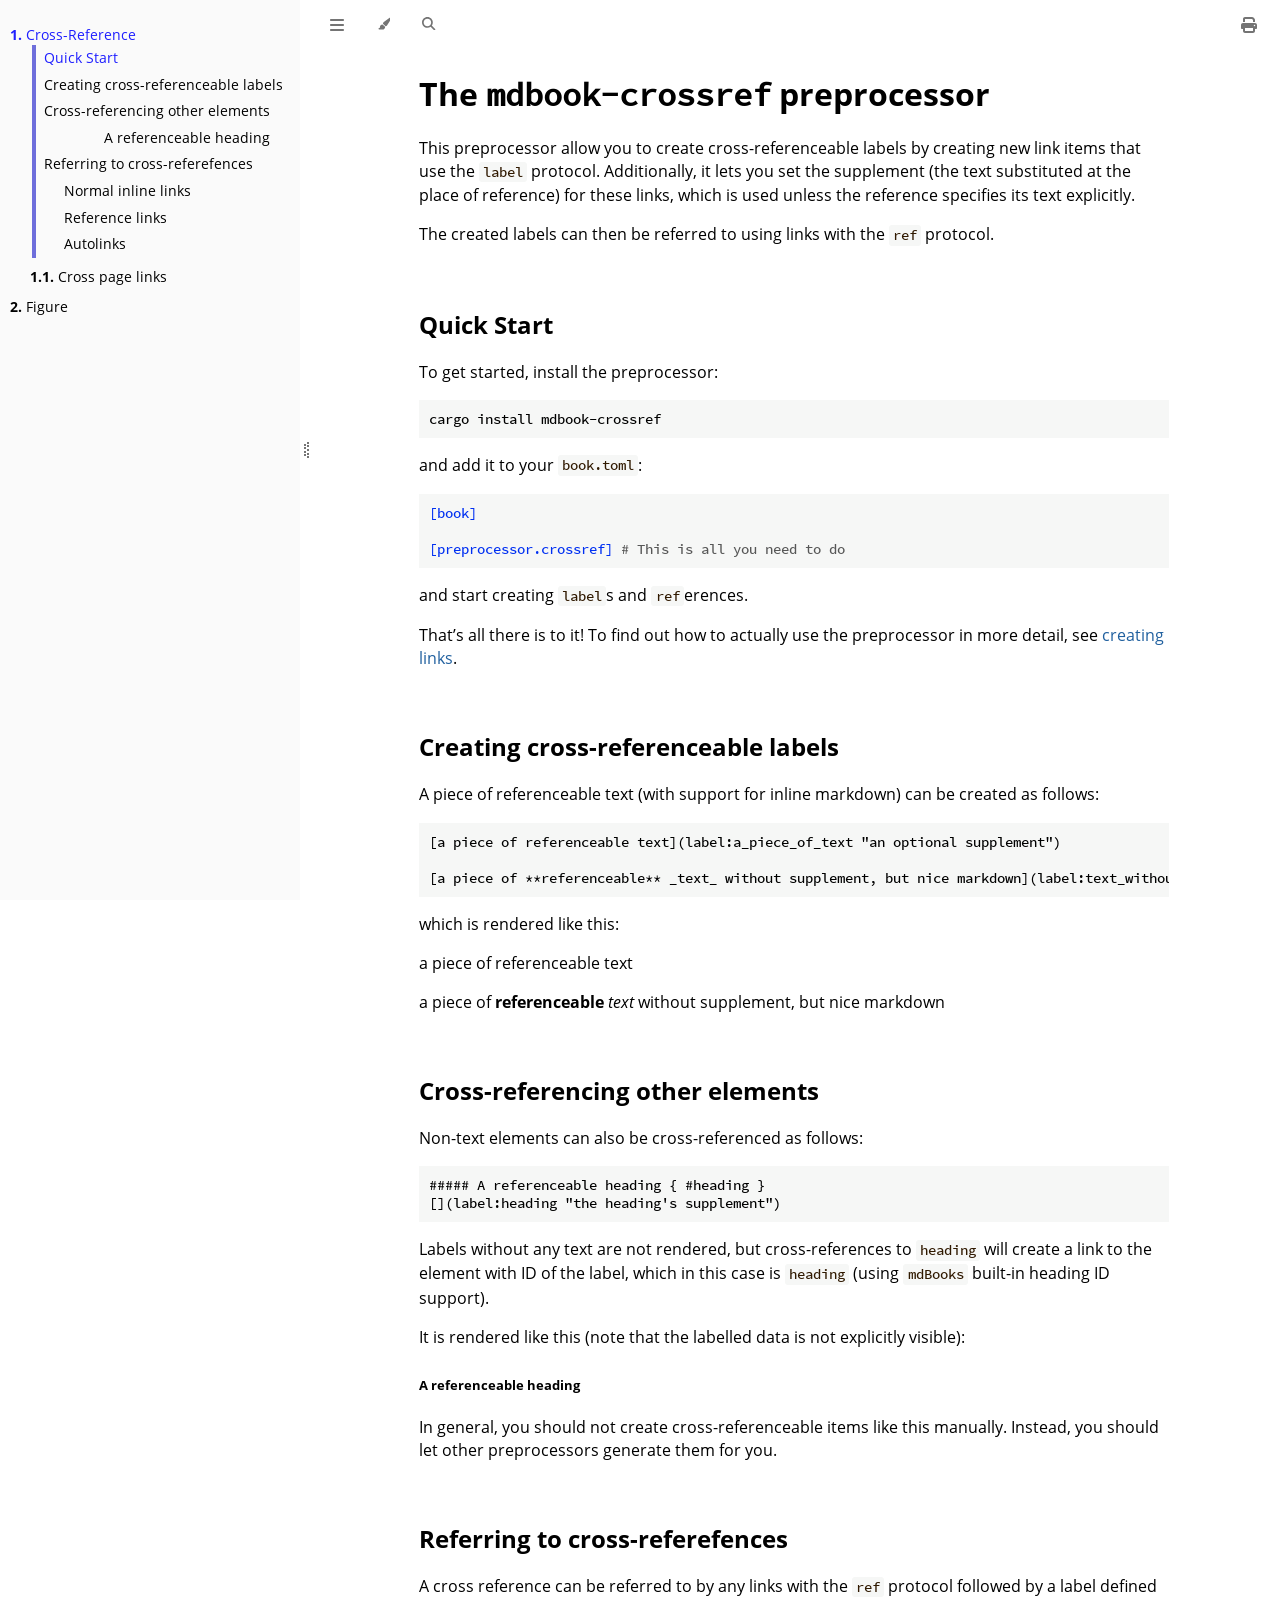
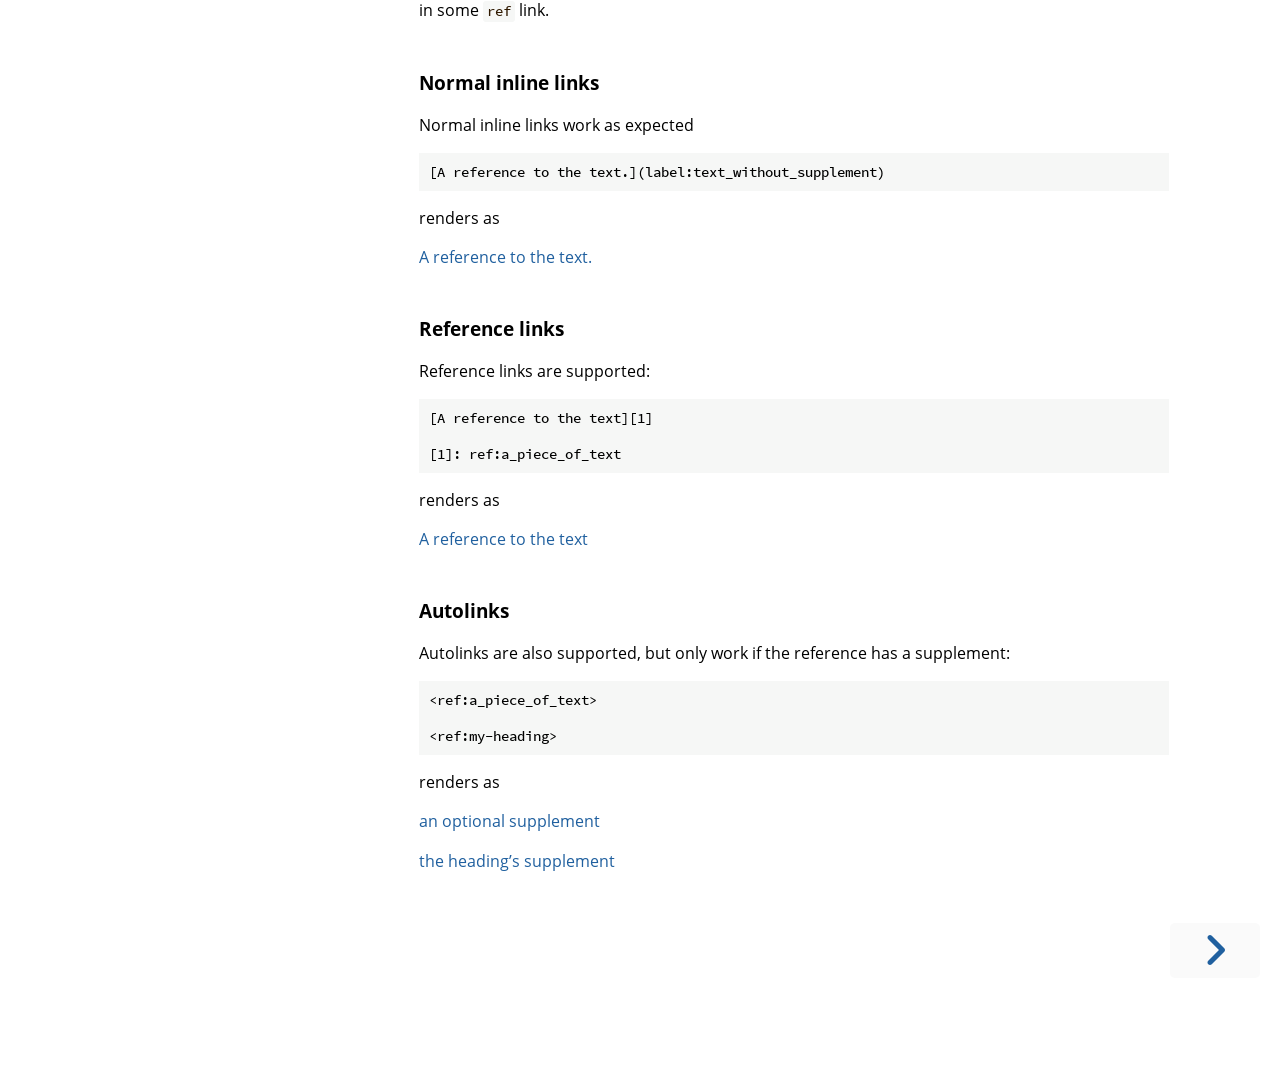
<file: index.html>
<!DOCTYPE HTML>
<html lang="en" class="light sidebar-visible" dir="ltr">
    <head>
        <!-- Book generated using mdBook -->
        <meta charset="UTF-8">
        <title>Cross-Reference</title>


        <!-- Custom HTML head -->

        <meta name="description" content="">
        <meta name="viewport" content="width=device-width, initial-scale=1">
        <meta name="theme-color" content="#ffffff">

        <link rel="icon" href="favicon-de23e50b.svg">
        <link rel="shortcut icon" href="favicon-8114d1fc.png">
        <link rel="stylesheet" href="css/variables-8adf115d.css">
        <link rel="stylesheet" href="css/general-2459343d.css">
        <link rel="stylesheet" href="css/chrome-ae938929.css">
        <link rel="stylesheet" href="css/print-9e4910d8.css" media="print">

        <!-- Fonts -->
        <link rel="stylesheet" href="fonts/fonts-9644e21d.css">

        <!-- Highlight.js Stylesheets -->
        <link rel="stylesheet" id="mdbook-highlight-css" href="highlight-493f70e1.css">
        <link rel="stylesheet" id="mdbook-tomorrow-night-css" href="tomorrow-night-4c0ae647.css">
        <link rel="stylesheet" id="mdbook-ayu-highlight-css" href="ayu-highlight-3fdfc3ac.css">

        <!-- Custom theme stylesheets -->
        <link rel="stylesheet" href="style-bbf56e09.css">


        <!-- Provide site root and default themes to javascript -->
        <script>
            const path_to_root = "";
            const default_light_theme = "light";
            const default_dark_theme = "navy";
            window.path_to_searchindex_js = "searchindex-c07f3b2a.js";
        </script>
        <!-- Start loading toc.js asap -->
        <script src="toc-6ff7cbd0.js"></script>
    </head>
    <body>
    <div id="mdbook-help-container">
        <div id="mdbook-help-popup">
            <h2 class="mdbook-help-title">Keyboard shortcuts</h2>
            <div>
                <p>Press <kbd>←</kbd> or <kbd>→</kbd> to navigate between chapters</p>
                <p>Press <kbd>S</kbd> or <kbd>/</kbd> to search in the book</p>
                <p>Press <kbd>?</kbd> to show this help</p>
                <p>Press <kbd>Esc</kbd> to hide this help</p>
            </div>
        </div>
    </div>
    <div id="mdbook-body-container">
        <!-- Work around some values being stored in localStorage wrapped in quotes -->
        <script>
            try {
                let theme = localStorage.getItem('mdbook-theme');
                let sidebar = localStorage.getItem('mdbook-sidebar');

                if (theme.startsWith('"') && theme.endsWith('"')) {
                    localStorage.setItem('mdbook-theme', theme.slice(1, theme.length - 1));
                }

                if (sidebar.startsWith('"') && sidebar.endsWith('"')) {
                    localStorage.setItem('mdbook-sidebar', sidebar.slice(1, sidebar.length - 1));
                }
            } catch (e) { }
        </script>

        <!-- Set the theme before any content is loaded, prevents flash -->
        <script>
            const default_theme = window.matchMedia("(prefers-color-scheme: dark)").matches ? default_dark_theme : default_light_theme;
            let theme;
            try { theme = localStorage.getItem('mdbook-theme'); } catch(e) { }
            if (theme === null || theme === undefined) { theme = default_theme; }
            const html = document.documentElement;
            html.classList.remove('light')
            html.classList.add(theme);
            html.classList.add("js");
        </script>

        <input type="checkbox" id="mdbook-sidebar-toggle-anchor" class="hidden">

        <!-- Hide / unhide sidebar before it is displayed -->
        <script>
            let sidebar = null;
            const sidebar_toggle = document.getElementById("mdbook-sidebar-toggle-anchor");
            if (document.body.clientWidth >= 1080) {
                try { sidebar = localStorage.getItem('mdbook-sidebar'); } catch(e) { }
                sidebar = sidebar || 'visible';
            } else {
                sidebar = 'hidden';
                sidebar_toggle.checked = false;
            }
            if (sidebar === 'visible') {
                sidebar_toggle.checked = true;
            } else {
                html.classList.remove('sidebar-visible');
            }
        </script>

        <nav id="mdbook-sidebar" class="sidebar" aria-label="Table of contents">
            <!-- populated by js -->
            <mdbook-sidebar-scrollbox class="sidebar-scrollbox"></mdbook-sidebar-scrollbox>
            <noscript>
                <iframe class="sidebar-iframe-outer" src="toc.html"></iframe>
            </noscript>
            <div id="mdbook-sidebar-resize-handle" class="sidebar-resize-handle">
                <div class="sidebar-resize-indicator"></div>
            </div>
        </nav>

        <div id="mdbook-page-wrapper" class="page-wrapper">

            <div class="page">
                <div id="mdbook-menu-bar-hover-placeholder"></div>
                <div id="mdbook-menu-bar" class="menu-bar sticky">
                    <div class="left-buttons">
                        <label id="mdbook-sidebar-toggle" class="icon-button" for="mdbook-sidebar-toggle-anchor" title="Toggle Table of Contents" aria-label="Toggle Table of Contents" aria-controls="mdbook-sidebar">
                            <span class=fa-svg><svg xmlns="http://www.w3.org/2000/svg" viewBox="0 0 448 512"><!--! Font Awesome Free 6.2.0 by @fontawesome - https://fontawesome.com License - https://fontawesome.com/license/free (Icons: CC BY 4.0, Fonts: SIL OFL 1.1, Code: MIT License) Copyright 2022 Fonticons, Inc. --><path d="M0 96C0 78.3 14.3 64 32 64H416c17.7 0 32 14.3 32 32s-14.3 32-32 32H32C14.3 128 0 113.7 0 96zM0 256c0-17.7 14.3-32 32-32H416c17.7 0 32 14.3 32 32s-14.3 32-32 32H32c-17.7 0-32-14.3-32-32zM448 416c0 17.7-14.3 32-32 32H32c-17.7 0-32-14.3-32-32s14.3-32 32-32H416c17.7 0 32 14.3 32 32z"/></svg></span>
                        </label>
                        <button id="mdbook-theme-toggle" class="icon-button" type="button" title="Change theme" aria-label="Change theme" aria-haspopup="true" aria-expanded="false" aria-controls="mdbook-theme-list">
                            <span class=fa-svg><svg xmlns="http://www.w3.org/2000/svg" viewBox="0 0 576 512"><!--! Font Awesome Free 6.2.0 by @fontawesome - https://fontawesome.com License - https://fontawesome.com/license/free (Icons: CC BY 4.0, Fonts: SIL OFL 1.1, Code: MIT License) Copyright 2022 Fonticons, Inc. --><path d="M371.3 367.1c27.3-3.9 51.9-19.4 67.2-42.9L600.2 74.1c12.6-19.5 9.4-45.3-7.6-61.2S549.7-4.4 531.1 9.6L294.4 187.2c-24 18-38.2 46.1-38.4 76.1L371.3 367.1zm-19.6 25.4l-116-104.4C175.9 290.3 128 339.6 128 400c0 3.9 .2 7.8 .6 11.6c1.8 17.5-10.2 36.4-27.8 36.4H96c-17.7 0-32 14.3-32 32s14.3 32 32 32H240c61.9 0 112-50.1 112-112c0-2.5-.1-5-.2-7.5z"/></svg></span>
                        </button>
                        <ul id="mdbook-theme-list" class="theme-popup" aria-label="Themes" role="menu">
                            <li role="none"><button role="menuitem" class="theme" id="mdbook-theme-default_theme">Auto</button></li>
                            <li role="none"><button role="menuitem" class="theme" id="mdbook-theme-light">Light</button></li>
                            <li role="none"><button role="menuitem" class="theme" id="mdbook-theme-rust">Rust</button></li>
                            <li role="none"><button role="menuitem" class="theme" id="mdbook-theme-coal">Coal</button></li>
                            <li role="none"><button role="menuitem" class="theme" id="mdbook-theme-navy">Navy</button></li>
                            <li role="none"><button role="menuitem" class="theme" id="mdbook-theme-ayu">Ayu</button></li>
                        </ul>
                        <button id="mdbook-search-toggle" class="icon-button" type="button" title="Search (`/`)" aria-label="Toggle Searchbar" aria-expanded="false" aria-keyshortcuts="/ s" aria-controls="mdbook-searchbar">
                            <span class=fa-svg><svg xmlns="http://www.w3.org/2000/svg" viewBox="0 0 512 512"><!--! Font Awesome Free 6.2.0 by @fontawesome - https://fontawesome.com License - https://fontawesome.com/license/free (Icons: CC BY 4.0, Fonts: SIL OFL 1.1, Code: MIT License) Copyright 2022 Fonticons, Inc. --><path d="M416 208c0 45.9-14.9 88.3-40 122.7L502.6 457.4c12.5 12.5 12.5 32.8 0 45.3s-32.8 12.5-45.3 0L330.7 376c-34.4 25.2-76.8 40-122.7 40C93.1 416 0 322.9 0 208S93.1 0 208 0S416 93.1 416 208zM208 352c79.5 0 144-64.5 144-144s-64.5-144-144-144S64 128.5 64 208s64.5 144 144 144z"/></svg></span>
                        </button>
                    </div>

                    <h1 class="menu-title"></h1>

                    <div class="right-buttons">
                        <a href="print.html" title="Print this book" aria-label="Print this book">
                            <span class=fa-svg id="print-button"><svg xmlns="http://www.w3.org/2000/svg" viewBox="0 0 512 512"><!--! Font Awesome Free 6.2.0 by @fontawesome - https://fontawesome.com License - https://fontawesome.com/license/free (Icons: CC BY 4.0, Fonts: SIL OFL 1.1, Code: MIT License) Copyright 2022 Fonticons, Inc. --><path d="M128 0C92.7 0 64 28.7 64 64v96h64V64H354.7L384 93.3V160h64V93.3c0-17-6.7-33.3-18.7-45.3L400 18.7C388 6.7 371.7 0 354.7 0H128zM384 352v32 64H128V384 368 352H384zm64 32h32c17.7 0 32-14.3 32-32V256c0-35.3-28.7-64-64-64H64c-35.3 0-64 28.7-64 64v96c0 17.7 14.3 32 32 32H64v64c0 35.3 28.7 64 64 64H384c35.3 0 64-28.7 64-64V384zm-16-88c-13.3 0-24-10.7-24-24s10.7-24 24-24s24 10.7 24 24s-10.7 24-24 24z"/></svg></span>
                        </a>

                    </div>
                </div>

                <div id="mdbook-search-wrapper" class="hidden">
                    <form id="mdbook-searchbar-outer" class="searchbar-outer">
                        <div class="search-wrapper">
                            <input type="search" id="mdbook-searchbar" name="searchbar" placeholder="Search this book ..." aria-controls="mdbook-searchresults-outer" aria-describedby="searchresults-header">
                            <div class="spinner-wrapper">
                                <span class=fa-svg id="fa-spin"><svg xmlns="http://www.w3.org/2000/svg" viewBox="0 0 512 512"><!--! Font Awesome Free 6.2.0 by @fontawesome - https://fontawesome.com License - https://fontawesome.com/license/free (Icons: CC BY 4.0, Fonts: SIL OFL 1.1, Code: MIT License) Copyright 2022 Fonticons, Inc. --><path d="M304 48c0-26.5-21.5-48-48-48s-48 21.5-48 48s21.5 48 48 48s48-21.5 48-48zm0 416c0-26.5-21.5-48-48-48s-48 21.5-48 48s21.5 48 48 48s48-21.5 48-48zM48 304c26.5 0 48-21.5 48-48s-21.5-48-48-48s-48 21.5-48 48s21.5 48 48 48zm464-48c0-26.5-21.5-48-48-48s-48 21.5-48 48s21.5 48 48 48s48-21.5 48-48zM142.9 437c18.7-18.7 18.7-49.1 0-67.9s-49.1-18.7-67.9 0s-18.7 49.1 0 67.9s49.1 18.7 67.9 0zm0-294.2c18.7-18.7 18.7-49.1 0-67.9S93.7 56.2 75 75s-18.7 49.1 0 67.9s49.1 18.7 67.9 0zM369.1 437c18.7 18.7 49.1 18.7 67.9 0s18.7-49.1 0-67.9s-49.1-18.7-67.9 0s-18.7 49.1 0 67.9z"/></svg></span>
                            </div>
                        </div>
                    </form>
                    <div id="mdbook-searchresults-outer" class="searchresults-outer hidden">
                        <div id="mdbook-searchresults-header" class="searchresults-header"></div>
                        <ul id="mdbook-searchresults">
                        </ul>
                    </div>
                </div>

                <!-- Apply ARIA attributes after the sidebar and the sidebar toggle button are added to the DOM -->
                <script>
                    document.getElementById('mdbook-sidebar-toggle').setAttribute('aria-expanded', sidebar === 'visible');
                    document.getElementById('mdbook-sidebar').setAttribute('aria-hidden', sidebar !== 'visible');
                    Array.from(document.querySelectorAll('#mdbook-sidebar a')).forEach(function(link) {
                        link.setAttribute('tabIndex', sidebar === 'visible' ? 0 : -1);
                    });
                </script>

                <div id="mdbook-content" class="content">
                    <main>
                        <h1 id="creating_links"><a class="header" href="#creating_links">The <code>mdbook-crossref</code> preprocessor</a></h1>
<p><span id="creating_links">
<p><a href="label:creating_links" title="creating links"></a></p>

</span></p>
<p>This preprocessor allow you to create cross-referenceable labels by creating new link items
that use the <code>label</code> protocol. Additionally, it lets you set the supplement (the text substituted
at the place of reference) for these links, which is used unless the reference specifies its text
explicitly.</p>
<p>The created labels can then be referred to using links with the <code>ref</code> protocol.</p>
<h2 id="quick-start"><a class="header" href="#quick-start">Quick Start</a></h2>
<p>To get started, install the preprocessor:</p>
<pre><code class="language-sh">cargo install mdbook-crossref
</code></pre>
<p>and add it to your <code>book.toml</code>:</p>
<pre><code class="language-toml">[book]

[preprocessor.crossref] # This is all you need to do
</code></pre>
<p>and start creating <code>label</code>s and <code>ref</code>erences.</p>
<p>That’s all there is to it! To find out how to actually use the preprocessor in more
detail, see <a href="/crossref.html#creating_links">creating links</a>.</p>
<h2 id="creating-cross-referenceable-labels"><a class="header" href="#creating-cross-referenceable-labels">Creating cross-referenceable labels</a></h2>
<p>A piece of referenceable text (with support for inline markdown) can be created as follows:</p>
<pre><code>[a piece of referenceable text](label:a_piece_of_text "an optional supplement")

[a piece of **referenceable** _text_ without supplement, but nice markdown](label:text_without_supplement)
</code></pre>
<p>which is rendered like this:</p>
<p><span id="a_piece_of_text">
<p>a piece of referenceable text</p>

</span></p>
<p><span id="text_without_supplement">
<p>a piece of <strong>referenceable</strong> <em>text</em> without supplement, but nice markdown</p>

</span></p>
<h2 id="cross-referencing-other-elements"><a class="header" href="#cross-referencing-other-elements">Cross-referencing other elements</a></h2>
<p>Non-text elements can also be cross-referenced as follows:</p>
<pre><code>##### A referenceable heading { #heading }
[](label:heading "the heading's supplement")
</code></pre>
<p>Labels without any text are not rendered, but cross-references to <code>heading</code>
will create a link to the element with ID of the label, which in this case is <code>heading</code>
(using <code>mdBooks</code> built-in heading ID support).</p>
<p>It is rendered like this (note that the labelled data is not explicitly visible):</p>
<h5 id="heading"><a class="header" href="#heading">A referenceable heading</a></h5>
<p><span id="heading">
<p><a href="label:heading" title="the heading&#39;s supplement"></a></p>

</span></p>
<p>In general, you should not create cross-referenceable items like this manually. Instead, you
should let other preprocessors generate them for you.</p>
<h2 id="creating"><a class="header" href="#creating">Referring to cross-referefences</a></h2>
<p><span id="creating">
<p><a href="label:creating" title="the section on creating references"></a></p>

</span></p>
<p>A cross reference can be referred to by any links with the <code>ref</code> protocol followed by a
label defined in some <code>ref</code> link.</p>
<h3 id="normal-inline-links"><a class="header" href="#normal-inline-links">Normal inline links</a></h3>
<p>Normal inline links work as expected</p>
<pre><code>[A reference to the text.](label:text_without_supplement)
</code></pre>
<p>renders as</p>
<p><a href="/crossref.html#text_without_supplement">A reference to the text.</a></p>
<h3 id="reference-links"><a class="header" href="#reference-links">Reference links</a></h3>
<p>Reference links are supported:</p>
<pre><code>[A reference to the text][1]

[1]: ref:a_piece_of_text
</code></pre>
<p>renders as</p>
<p><a href="/crossref.html#a_piece_of_text">A reference to the text</a></p>
<h3 id="autolinks"><a class="header" href="#autolinks">Autolinks</a></h3>
<p>Autolinks are also supported, but only work if the reference has a supplement:</p>
<pre><code>&lt;ref:a_piece_of_text&gt;

&lt;ref:my-heading&gt;
</code></pre>
<p>renders as</p>
<p><a href="/crossref.html#a_piece_of_text">an optional supplement</a></p>
<p><a href="/crossref.html#heading">the heading’s supplement</a></p>

                    </main>

                    <nav class="nav-wrapper" aria-label="Page navigation">
                        <!-- Mobile navigation buttons -->

                            <a rel="next prefetch" href="cross_page.html" class="mobile-nav-chapters next" title="Next chapter" aria-label="Next chapter" aria-keyshortcuts="Right">
                                <span class=fa-svg><svg xmlns="http://www.w3.org/2000/svg" viewBox="0 0 320 512"><!--! Font Awesome Free 6.2.0 by @fontawesome - https://fontawesome.com License - https://fontawesome.com/license/free (Icons: CC BY 4.0, Fonts: SIL OFL 1.1, Code: MIT License) Copyright 2022 Fonticons, Inc. --><path d="M278.6 233.4c12.5 12.5 12.5 32.8 0 45.3l-160 160c-12.5 12.5-32.8 12.5-45.3 0s-12.5-32.8 0-45.3L210.7 256 73.4 118.6c-12.5-12.5-12.5-32.8 0-45.3s32.8-12.5 45.3 0l160 160z"/></svg></span>
                            </a>

                        <div style="clear: both"></div>
                    </nav>
                </div>
            </div>

            <nav class="nav-wide-wrapper" aria-label="Page navigation">

                    <a rel="next prefetch" href="cross_page.html" class="nav-chapters next" title="Next chapter" aria-label="Next chapter" aria-keyshortcuts="Right">
                        <span class=fa-svg><svg xmlns="http://www.w3.org/2000/svg" viewBox="0 0 320 512"><!--! Font Awesome Free 6.2.0 by @fontawesome - https://fontawesome.com License - https://fontawesome.com/license/free (Icons: CC BY 4.0, Fonts: SIL OFL 1.1, Code: MIT License) Copyright 2022 Fonticons, Inc. --><path d="M278.6 233.4c12.5 12.5 12.5 32.8 0 45.3l-160 160c-12.5 12.5-32.8 12.5-45.3 0s-12.5-32.8 0-45.3L210.7 256 73.4 118.6c-12.5-12.5-12.5-32.8 0-45.3s32.8-12.5 45.3 0l160 160z"/></svg></span>
                    </a>
            </nav>

        </div>

        <template id=fa-eye><span class=fa-svg><svg xmlns="http://www.w3.org/2000/svg" viewBox="0 0 576 512"><!--! Font Awesome Free 6.2.0 by @fontawesome - https://fontawesome.com License - https://fontawesome.com/license/free (Icons: CC BY 4.0, Fonts: SIL OFL 1.1, Code: MIT License) Copyright 2022 Fonticons, Inc. --><path d="M288 32c-80.8 0-145.5 36.8-192.6 80.6C48.6 156 17.3 208 2.5 243.7c-3.3 7.9-3.3 16.7 0 24.6C17.3 304 48.6 356 95.4 399.4C142.5 443.2 207.2 480 288 480s145.5-36.8 192.6-80.6c46.8-43.5 78.1-95.4 93-131.1c3.3-7.9 3.3-16.7 0-24.6c-14.9-35.7-46.2-87.7-93-131.1C433.5 68.8 368.8 32 288 32zM432 256c0 79.5-64.5 144-144 144s-144-64.5-144-144s64.5-144 144-144s144 64.5 144 144zM288 192c0 35.3-28.7 64-64 64c-11.5 0-22.3-3-31.6-8.4c-.2 2.8-.4 5.5-.4 8.4c0 53 43 96 96 96s96-43 96-96s-43-96-96-96c-2.8 0-5.6 .1-8.4 .4c5.3 9.3 8.4 20.1 8.4 31.6z"/></svg></span></template>
        <template id=fa-eye-slash><span class=fa-svg><svg xmlns="http://www.w3.org/2000/svg" viewBox="0 0 640 512"><!--! Font Awesome Free 6.2.0 by @fontawesome - https://fontawesome.com License - https://fontawesome.com/license/free (Icons: CC BY 4.0, Fonts: SIL OFL 1.1, Code: MIT License) Copyright 2022 Fonticons, Inc. --><path d="M38.8 5.1C28.4-3.1 13.3-1.2 5.1 9.2S-1.2 34.7 9.2 42.9l592 464c10.4 8.2 25.5 6.3 33.7-4.1s6.3-25.5-4.1-33.7L525.6 386.7c39.6-40.6 66.4-86.1 79.9-118.4c3.3-7.9 3.3-16.7 0-24.6c-14.9-35.7-46.2-87.7-93-131.1C465.5 68.8 400.8 32 320 32c-68.2 0-125 26.3-169.3 60.8L38.8 5.1zM223.1 149.5C248.6 126.2 282.7 112 320 112c79.5 0 144 64.5 144 144c0 24.9-6.3 48.3-17.4 68.7L408 294.5c5.2-11.8 8-24.8 8-38.5c0-53-43-96-96-96c-2.8 0-5.6 .1-8.4 .4c5.3 9.3 8.4 20.1 8.4 31.6c0 10.2-2.4 19.8-6.6 28.3l-90.3-70.8zm223.1 298L373 389.9c-16.4 6.5-34.3 10.1-53 10.1c-79.5 0-144-64.5-144-144c0-6.9 .5-13.6 1.4-20.2L83.1 161.5C60.3 191.2 44 220.8 34.5 243.7c-3.3 7.9-3.3 16.7 0 24.6c14.9 35.7 46.2 87.7 93 131.1C174.5 443.2 239.2 480 320 480c47.8 0 89.9-12.9 126.2-32.5z"/></svg></span></template>
        <template id=fa-copy><span class=fa-svg><svg xmlns="http://www.w3.org/2000/svg" viewBox="0 0 512 512"><!--! Font Awesome Free 6.2.0 by @fontawesome - https://fontawesome.com License - https://fontawesome.com/license/free (Icons: CC BY 4.0, Fonts: SIL OFL 1.1, Code: MIT License) Copyright 2022 Fonticons, Inc. --><path d="M502.6 70.63l-61.25-61.25C435.4 3.371 427.2 0 418.7 0H255.1c-35.35 0-64 28.66-64 64l.0195 256C192 355.4 220.7 384 256 384h192c35.2 0 64-28.8 64-64V93.25C512 84.77 508.6 76.63 502.6 70.63zM464 320c0 8.836-7.164 16-16 16H255.1c-8.838 0-16-7.164-16-16L239.1 64.13c0-8.836 7.164-16 16-16h128L384 96c0 17.67 14.33 32 32 32h47.1V320zM272 448c0 8.836-7.164 16-16 16H63.1c-8.838 0-16-7.164-16-16L47.98 192.1c0-8.836 7.164-16 16-16H160V128H63.99c-35.35 0-64 28.65-64 64l.0098 256C.002 483.3 28.66 512 64 512h192c35.2 0 64-28.8 64-64v-32h-47.1L272 448z"/></svg></span></template>
        <template id=fa-play><span class=fa-svg><svg xmlns="http://www.w3.org/2000/svg" viewBox="0 0 384 512"><!--! Font Awesome Free 6.2.0 by @fontawesome - https://fontawesome.com License - https://fontawesome.com/license/free (Icons: CC BY 4.0, Fonts: SIL OFL 1.1, Code: MIT License) Copyright 2022 Fonticons, Inc. --><path d="M73 39c-14.8-9.1-33.4-9.4-48.5-.9S0 62.6 0 80V432c0 17.4 9.4 33.4 24.5 41.9s33.7 8.1 48.5-.9L361 297c14.3-8.7 23-24.2 23-41s-8.7-32.2-23-41L73 39z"/></svg></span></template>
        <template id=fa-clock-rotate-left><span class=fa-svg><svg xmlns="http://www.w3.org/2000/svg" viewBox="0 0 512 512"><!--! Font Awesome Free 6.2.0 by @fontawesome - https://fontawesome.com License - https://fontawesome.com/license/free (Icons: CC BY 4.0, Fonts: SIL OFL 1.1, Code: MIT License) Copyright 2022 Fonticons, Inc. --><path d="M75 75L41 41C25.9 25.9 0 36.6 0 57.9V168c0 13.3 10.7 24 24 24H134.1c21.4 0 32.1-25.9 17-41l-30.8-30.8C155 85.5 203 64 256 64c106 0 192 86 192 192s-86 192-192 192c-40.8 0-78.6-12.7-109.7-34.4c-14.5-10.1-34.4-6.6-44.6 7.9s-6.6 34.4 7.9 44.6C151.2 495 201.7 512 256 512c141.4 0 256-114.6 256-256S397.4 0 256 0C185.3 0 121.3 28.7 75 75zm181 53c-13.3 0-24 10.7-24 24V256c0 6.4 2.5 12.5 7 17l72 72c9.4 9.4 24.6 9.4 33.9 0s9.4-24.6 0-33.9l-65-65V152c0-13.3-10.7-24-24-24z"/></svg></span></template>



        <script>
            window.playground_copyable = true;
        </script>


        <script src="elasticlunr-ef4e11c1.min.js"></script>
        <script src="mark-09e88c2c.min.js"></script>
        <script src="searcher-c2a407aa.js"></script>

        <script src="clipboard-1626706a.min.js"></script>
        <script src="highlight-abc7f01d.js"></script>
        <script src="book-a0b12cfe.js"></script>

        <!-- Custom JS scripts -->



    </div>
    </body>
</html>
</file>
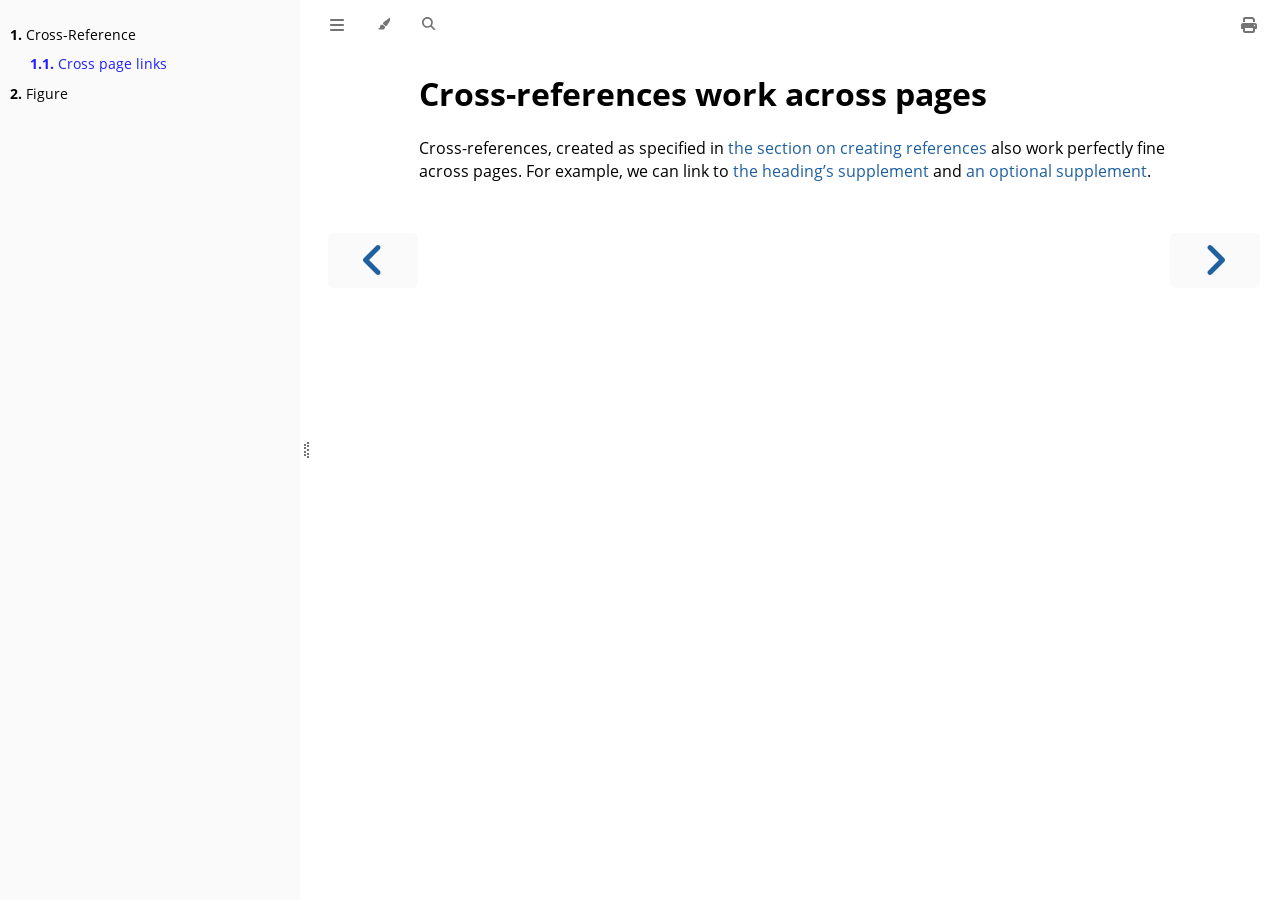
<file: cross_page.html>
<!DOCTYPE HTML>
<html lang="en" class="light sidebar-visible" dir="ltr">
    <head>
        <!-- Book generated using mdBook -->
        <meta charset="UTF-8">
        <title>Cross page links</title>


        <!-- Custom HTML head -->

        <meta name="description" content="">
        <meta name="viewport" content="width=device-width, initial-scale=1">
        <meta name="theme-color" content="#ffffff">

        <link rel="icon" href="favicon-de23e50b.svg">
        <link rel="shortcut icon" href="favicon-8114d1fc.png">
        <link rel="stylesheet" href="css/variables-8adf115d.css">
        <link rel="stylesheet" href="css/general-2459343d.css">
        <link rel="stylesheet" href="css/chrome-ae938929.css">
        <link rel="stylesheet" href="css/print-9e4910d8.css" media="print">

        <!-- Fonts -->
        <link rel="stylesheet" href="fonts/fonts-9644e21d.css">

        <!-- Highlight.js Stylesheets -->
        <link rel="stylesheet" id="mdbook-highlight-css" href="highlight-493f70e1.css">
        <link rel="stylesheet" id="mdbook-tomorrow-night-css" href="tomorrow-night-4c0ae647.css">
        <link rel="stylesheet" id="mdbook-ayu-highlight-css" href="ayu-highlight-3fdfc3ac.css">

        <!-- Custom theme stylesheets -->
        <link rel="stylesheet" href="style-bbf56e09.css">


        <!-- Provide site root and default themes to javascript -->
        <script>
            const path_to_root = "";
            const default_light_theme = "light";
            const default_dark_theme = "navy";
            window.path_to_searchindex_js = "searchindex-c07f3b2a.js";
        </script>
        <!-- Start loading toc.js asap -->
        <script src="toc-6ff7cbd0.js"></script>
    </head>
    <body>
    <div id="mdbook-help-container">
        <div id="mdbook-help-popup">
            <h2 class="mdbook-help-title">Keyboard shortcuts</h2>
            <div>
                <p>Press <kbd>←</kbd> or <kbd>→</kbd> to navigate between chapters</p>
                <p>Press <kbd>S</kbd> or <kbd>/</kbd> to search in the book</p>
                <p>Press <kbd>?</kbd> to show this help</p>
                <p>Press <kbd>Esc</kbd> to hide this help</p>
            </div>
        </div>
    </div>
    <div id="mdbook-body-container">
        <!-- Work around some values being stored in localStorage wrapped in quotes -->
        <script>
            try {
                let theme = localStorage.getItem('mdbook-theme');
                let sidebar = localStorage.getItem('mdbook-sidebar');

                if (theme.startsWith('"') && theme.endsWith('"')) {
                    localStorage.setItem('mdbook-theme', theme.slice(1, theme.length - 1));
                }

                if (sidebar.startsWith('"') && sidebar.endsWith('"')) {
                    localStorage.setItem('mdbook-sidebar', sidebar.slice(1, sidebar.length - 1));
                }
            } catch (e) { }
        </script>

        <!-- Set the theme before any content is loaded, prevents flash -->
        <script>
            const default_theme = window.matchMedia("(prefers-color-scheme: dark)").matches ? default_dark_theme : default_light_theme;
            let theme;
            try { theme = localStorage.getItem('mdbook-theme'); } catch(e) { }
            if (theme === null || theme === undefined) { theme = default_theme; }
            const html = document.documentElement;
            html.classList.remove('light')
            html.classList.add(theme);
            html.classList.add("js");
        </script>

        <input type="checkbox" id="mdbook-sidebar-toggle-anchor" class="hidden">

        <!-- Hide / unhide sidebar before it is displayed -->
        <script>
            let sidebar = null;
            const sidebar_toggle = document.getElementById("mdbook-sidebar-toggle-anchor");
            if (document.body.clientWidth >= 1080) {
                try { sidebar = localStorage.getItem('mdbook-sidebar'); } catch(e) { }
                sidebar = sidebar || 'visible';
            } else {
                sidebar = 'hidden';
                sidebar_toggle.checked = false;
            }
            if (sidebar === 'visible') {
                sidebar_toggle.checked = true;
            } else {
                html.classList.remove('sidebar-visible');
            }
        </script>

        <nav id="mdbook-sidebar" class="sidebar" aria-label="Table of contents">
            <!-- populated by js -->
            <mdbook-sidebar-scrollbox class="sidebar-scrollbox"></mdbook-sidebar-scrollbox>
            <noscript>
                <iframe class="sidebar-iframe-outer" src="toc.html"></iframe>
            </noscript>
            <div id="mdbook-sidebar-resize-handle" class="sidebar-resize-handle">
                <div class="sidebar-resize-indicator"></div>
            </div>
        </nav>

        <div id="mdbook-page-wrapper" class="page-wrapper">

            <div class="page">
                <div id="mdbook-menu-bar-hover-placeholder"></div>
                <div id="mdbook-menu-bar" class="menu-bar sticky">
                    <div class="left-buttons">
                        <label id="mdbook-sidebar-toggle" class="icon-button" for="mdbook-sidebar-toggle-anchor" title="Toggle Table of Contents" aria-label="Toggle Table of Contents" aria-controls="mdbook-sidebar">
                            <span class=fa-svg><svg xmlns="http://www.w3.org/2000/svg" viewBox="0 0 448 512"><!--! Font Awesome Free 6.2.0 by @fontawesome - https://fontawesome.com License - https://fontawesome.com/license/free (Icons: CC BY 4.0, Fonts: SIL OFL 1.1, Code: MIT License) Copyright 2022 Fonticons, Inc. --><path d="M0 96C0 78.3 14.3 64 32 64H416c17.7 0 32 14.3 32 32s-14.3 32-32 32H32C14.3 128 0 113.7 0 96zM0 256c0-17.7 14.3-32 32-32H416c17.7 0 32 14.3 32 32s-14.3 32-32 32H32c-17.7 0-32-14.3-32-32zM448 416c0 17.7-14.3 32-32 32H32c-17.7 0-32-14.3-32-32s14.3-32 32-32H416c17.7 0 32 14.3 32 32z"/></svg></span>
                        </label>
                        <button id="mdbook-theme-toggle" class="icon-button" type="button" title="Change theme" aria-label="Change theme" aria-haspopup="true" aria-expanded="false" aria-controls="mdbook-theme-list">
                            <span class=fa-svg><svg xmlns="http://www.w3.org/2000/svg" viewBox="0 0 576 512"><!--! Font Awesome Free 6.2.0 by @fontawesome - https://fontawesome.com License - https://fontawesome.com/license/free (Icons: CC BY 4.0, Fonts: SIL OFL 1.1, Code: MIT License) Copyright 2022 Fonticons, Inc. --><path d="M371.3 367.1c27.3-3.9 51.9-19.4 67.2-42.9L600.2 74.1c12.6-19.5 9.4-45.3-7.6-61.2S549.7-4.4 531.1 9.6L294.4 187.2c-24 18-38.2 46.1-38.4 76.1L371.3 367.1zm-19.6 25.4l-116-104.4C175.9 290.3 128 339.6 128 400c0 3.9 .2 7.8 .6 11.6c1.8 17.5-10.2 36.4-27.8 36.4H96c-17.7 0-32 14.3-32 32s14.3 32 32 32H240c61.9 0 112-50.1 112-112c0-2.5-.1-5-.2-7.5z"/></svg></span>
                        </button>
                        <ul id="mdbook-theme-list" class="theme-popup" aria-label="Themes" role="menu">
                            <li role="none"><button role="menuitem" class="theme" id="mdbook-theme-default_theme">Auto</button></li>
                            <li role="none"><button role="menuitem" class="theme" id="mdbook-theme-light">Light</button></li>
                            <li role="none"><button role="menuitem" class="theme" id="mdbook-theme-rust">Rust</button></li>
                            <li role="none"><button role="menuitem" class="theme" id="mdbook-theme-coal">Coal</button></li>
                            <li role="none"><button role="menuitem" class="theme" id="mdbook-theme-navy">Navy</button></li>
                            <li role="none"><button role="menuitem" class="theme" id="mdbook-theme-ayu">Ayu</button></li>
                        </ul>
                        <button id="mdbook-search-toggle" class="icon-button" type="button" title="Search (`/`)" aria-label="Toggle Searchbar" aria-expanded="false" aria-keyshortcuts="/ s" aria-controls="mdbook-searchbar">
                            <span class=fa-svg><svg xmlns="http://www.w3.org/2000/svg" viewBox="0 0 512 512"><!--! Font Awesome Free 6.2.0 by @fontawesome - https://fontawesome.com License - https://fontawesome.com/license/free (Icons: CC BY 4.0, Fonts: SIL OFL 1.1, Code: MIT License) Copyright 2022 Fonticons, Inc. --><path d="M416 208c0 45.9-14.9 88.3-40 122.7L502.6 457.4c12.5 12.5 12.5 32.8 0 45.3s-32.8 12.5-45.3 0L330.7 376c-34.4 25.2-76.8 40-122.7 40C93.1 416 0 322.9 0 208S93.1 0 208 0S416 93.1 416 208zM208 352c79.5 0 144-64.5 144-144s-64.5-144-144-144S64 128.5 64 208s64.5 144 144 144z"/></svg></span>
                        </button>
                    </div>

                    <h1 class="menu-title"></h1>

                    <div class="right-buttons">
                        <a href="print.html" title="Print this book" aria-label="Print this book">
                            <span class=fa-svg id="print-button"><svg xmlns="http://www.w3.org/2000/svg" viewBox="0 0 512 512"><!--! Font Awesome Free 6.2.0 by @fontawesome - https://fontawesome.com License - https://fontawesome.com/license/free (Icons: CC BY 4.0, Fonts: SIL OFL 1.1, Code: MIT License) Copyright 2022 Fonticons, Inc. --><path d="M128 0C92.7 0 64 28.7 64 64v96h64V64H354.7L384 93.3V160h64V93.3c0-17-6.7-33.3-18.7-45.3L400 18.7C388 6.7 371.7 0 354.7 0H128zM384 352v32 64H128V384 368 352H384zm64 32h32c17.7 0 32-14.3 32-32V256c0-35.3-28.7-64-64-64H64c-35.3 0-64 28.7-64 64v96c0 17.7 14.3 32 32 32H64v64c0 35.3 28.7 64 64 64H384c35.3 0 64-28.7 64-64V384zm-16-88c-13.3 0-24-10.7-24-24s10.7-24 24-24s24 10.7 24 24s-10.7 24-24 24z"/></svg></span>
                        </a>

                    </div>
                </div>

                <div id="mdbook-search-wrapper" class="hidden">
                    <form id="mdbook-searchbar-outer" class="searchbar-outer">
                        <div class="search-wrapper">
                            <input type="search" id="mdbook-searchbar" name="searchbar" placeholder="Search this book ..." aria-controls="mdbook-searchresults-outer" aria-describedby="searchresults-header">
                            <div class="spinner-wrapper">
                                <span class=fa-svg id="fa-spin"><svg xmlns="http://www.w3.org/2000/svg" viewBox="0 0 512 512"><!--! Font Awesome Free 6.2.0 by @fontawesome - https://fontawesome.com License - https://fontawesome.com/license/free (Icons: CC BY 4.0, Fonts: SIL OFL 1.1, Code: MIT License) Copyright 2022 Fonticons, Inc. --><path d="M304 48c0-26.5-21.5-48-48-48s-48 21.5-48 48s21.5 48 48 48s48-21.5 48-48zm0 416c0-26.5-21.5-48-48-48s-48 21.5-48 48s21.5 48 48 48s48-21.5 48-48zM48 304c26.5 0 48-21.5 48-48s-21.5-48-48-48s-48 21.5-48 48s21.5 48 48 48zm464-48c0-26.5-21.5-48-48-48s-48 21.5-48 48s21.5 48 48 48s48-21.5 48-48zM142.9 437c18.7-18.7 18.7-49.1 0-67.9s-49.1-18.7-67.9 0s-18.7 49.1 0 67.9s49.1 18.7 67.9 0zm0-294.2c18.7-18.7 18.7-49.1 0-67.9S93.7 56.2 75 75s-18.7 49.1 0 67.9s49.1 18.7 67.9 0zM369.1 437c18.7 18.7 49.1 18.7 67.9 0s18.7-49.1 0-67.9s-49.1-18.7-67.9 0s-18.7 49.1 0 67.9z"/></svg></span>
                            </div>
                        </div>
                    </form>
                    <div id="mdbook-searchresults-outer" class="searchresults-outer hidden">
                        <div id="mdbook-searchresults-header" class="searchresults-header"></div>
                        <ul id="mdbook-searchresults">
                        </ul>
                    </div>
                </div>

                <!-- Apply ARIA attributes after the sidebar and the sidebar toggle button are added to the DOM -->
                <script>
                    document.getElementById('mdbook-sidebar-toggle').setAttribute('aria-expanded', sidebar === 'visible');
                    document.getElementById('mdbook-sidebar').setAttribute('aria-hidden', sidebar !== 'visible');
                    Array.from(document.querySelectorAll('#mdbook-sidebar a')).forEach(function(link) {
                        link.setAttribute('tabIndex', sidebar === 'visible' ? 0 : -1);
                    });
                </script>

                <div id="mdbook-content" class="content">
                    <main>
                        <h1 id="cross-references-work-across-pages"><a class="header" href="#cross-references-work-across-pages">Cross-references work across pages</a></h1>
<p>Cross-references, created as specified in <a href="/crossref.html#creating">the section on creating references</a> also work perfectly fine across
pages. For example, we can link to <a href="/crossref.html#heading">the heading’s supplement</a> and <a href="/crossref.html#a_piece_of_text">an optional supplement</a>.</p>

                    </main>

                    <nav class="nav-wrapper" aria-label="Page navigation">
                        <!-- Mobile navigation buttons -->
                            <a rel="prev" href="crossref.html" class="mobile-nav-chapters previous" title="Previous chapter" aria-label="Previous chapter" aria-keyshortcuts="Left">
                                <span class=fa-svg><svg xmlns="http://www.w3.org/2000/svg" viewBox="0 0 320 512"><!--! Font Awesome Free 6.2.0 by @fontawesome - https://fontawesome.com License - https://fontawesome.com/license/free (Icons: CC BY 4.0, Fonts: SIL OFL 1.1, Code: MIT License) Copyright 2022 Fonticons, Inc. --><path d="M41.4 233.4c-12.5 12.5-12.5 32.8 0 45.3l160 160c12.5 12.5 32.8 12.5 45.3 0s12.5-32.8 0-45.3L109.3 256 246.6 118.6c12.5-12.5 12.5-32.8 0-45.3s-32.8-12.5-45.3 0l-160 160z"/></svg></span>
                            </a>

                            <a rel="next prefetch" href="figure.html" class="mobile-nav-chapters next" title="Next chapter" aria-label="Next chapter" aria-keyshortcuts="Right">
                                <span class=fa-svg><svg xmlns="http://www.w3.org/2000/svg" viewBox="0 0 320 512"><!--! Font Awesome Free 6.2.0 by @fontawesome - https://fontawesome.com License - https://fontawesome.com/license/free (Icons: CC BY 4.0, Fonts: SIL OFL 1.1, Code: MIT License) Copyright 2022 Fonticons, Inc. --><path d="M278.6 233.4c12.5 12.5 12.5 32.8 0 45.3l-160 160c-12.5 12.5-32.8 12.5-45.3 0s-12.5-32.8 0-45.3L210.7 256 73.4 118.6c-12.5-12.5-12.5-32.8 0-45.3s32.8-12.5 45.3 0l160 160z"/></svg></span>
                            </a>

                        <div style="clear: both"></div>
                    </nav>
                </div>
            </div>

            <nav class="nav-wide-wrapper" aria-label="Page navigation">
                    <a rel="prev" href="crossref.html" class="nav-chapters previous" title="Previous chapter" aria-label="Previous chapter" aria-keyshortcuts="Left">
                        <span class=fa-svg><svg xmlns="http://www.w3.org/2000/svg" viewBox="0 0 320 512"><!--! Font Awesome Free 6.2.0 by @fontawesome - https://fontawesome.com License - https://fontawesome.com/license/free (Icons: CC BY 4.0, Fonts: SIL OFL 1.1, Code: MIT License) Copyright 2022 Fonticons, Inc. --><path d="M41.4 233.4c-12.5 12.5-12.5 32.8 0 45.3l160 160c12.5 12.5 32.8 12.5 45.3 0s12.5-32.8 0-45.3L109.3 256 246.6 118.6c12.5-12.5 12.5-32.8 0-45.3s-32.8-12.5-45.3 0l-160 160z"/></svg></span>
                    </a>

                    <a rel="next prefetch" href="figure.html" class="nav-chapters next" title="Next chapter" aria-label="Next chapter" aria-keyshortcuts="Right">
                        <span class=fa-svg><svg xmlns="http://www.w3.org/2000/svg" viewBox="0 0 320 512"><!--! Font Awesome Free 6.2.0 by @fontawesome - https://fontawesome.com License - https://fontawesome.com/license/free (Icons: CC BY 4.0, Fonts: SIL OFL 1.1, Code: MIT License) Copyright 2022 Fonticons, Inc. --><path d="M278.6 233.4c12.5 12.5 12.5 32.8 0 45.3l-160 160c-12.5 12.5-32.8 12.5-45.3 0s-12.5-32.8 0-45.3L210.7 256 73.4 118.6c-12.5-12.5-12.5-32.8 0-45.3s32.8-12.5 45.3 0l160 160z"/></svg></span>
                    </a>
            </nav>

        </div>

        <template id=fa-eye><span class=fa-svg><svg xmlns="http://www.w3.org/2000/svg" viewBox="0 0 576 512"><!--! Font Awesome Free 6.2.0 by @fontawesome - https://fontawesome.com License - https://fontawesome.com/license/free (Icons: CC BY 4.0, Fonts: SIL OFL 1.1, Code: MIT License) Copyright 2022 Fonticons, Inc. --><path d="M288 32c-80.8 0-145.5 36.8-192.6 80.6C48.6 156 17.3 208 2.5 243.7c-3.3 7.9-3.3 16.7 0 24.6C17.3 304 48.6 356 95.4 399.4C142.5 443.2 207.2 480 288 480s145.5-36.8 192.6-80.6c46.8-43.5 78.1-95.4 93-131.1c3.3-7.9 3.3-16.7 0-24.6c-14.9-35.7-46.2-87.7-93-131.1C433.5 68.8 368.8 32 288 32zM432 256c0 79.5-64.5 144-144 144s-144-64.5-144-144s64.5-144 144-144s144 64.5 144 144zM288 192c0 35.3-28.7 64-64 64c-11.5 0-22.3-3-31.6-8.4c-.2 2.8-.4 5.5-.4 8.4c0 53 43 96 96 96s96-43 96-96s-43-96-96-96c-2.8 0-5.6 .1-8.4 .4c5.3 9.3 8.4 20.1 8.4 31.6z"/></svg></span></template>
        <template id=fa-eye-slash><span class=fa-svg><svg xmlns="http://www.w3.org/2000/svg" viewBox="0 0 640 512"><!--! Font Awesome Free 6.2.0 by @fontawesome - https://fontawesome.com License - https://fontawesome.com/license/free (Icons: CC BY 4.0, Fonts: SIL OFL 1.1, Code: MIT License) Copyright 2022 Fonticons, Inc. --><path d="M38.8 5.1C28.4-3.1 13.3-1.2 5.1 9.2S-1.2 34.7 9.2 42.9l592 464c10.4 8.2 25.5 6.3 33.7-4.1s6.3-25.5-4.1-33.7L525.6 386.7c39.6-40.6 66.4-86.1 79.9-118.4c3.3-7.9 3.3-16.7 0-24.6c-14.9-35.7-46.2-87.7-93-131.1C465.5 68.8 400.8 32 320 32c-68.2 0-125 26.3-169.3 60.8L38.8 5.1zM223.1 149.5C248.6 126.2 282.7 112 320 112c79.5 0 144 64.5 144 144c0 24.9-6.3 48.3-17.4 68.7L408 294.5c5.2-11.8 8-24.8 8-38.5c0-53-43-96-96-96c-2.8 0-5.6 .1-8.4 .4c5.3 9.3 8.4 20.1 8.4 31.6c0 10.2-2.4 19.8-6.6 28.3l-90.3-70.8zm223.1 298L373 389.9c-16.4 6.5-34.3 10.1-53 10.1c-79.5 0-144-64.5-144-144c0-6.9 .5-13.6 1.4-20.2L83.1 161.5C60.3 191.2 44 220.8 34.5 243.7c-3.3 7.9-3.3 16.7 0 24.6c14.9 35.7 46.2 87.7 93 131.1C174.5 443.2 239.2 480 320 480c47.8 0 89.9-12.9 126.2-32.5z"/></svg></span></template>
        <template id=fa-copy><span class=fa-svg><svg xmlns="http://www.w3.org/2000/svg" viewBox="0 0 512 512"><!--! Font Awesome Free 6.2.0 by @fontawesome - https://fontawesome.com License - https://fontawesome.com/license/free (Icons: CC BY 4.0, Fonts: SIL OFL 1.1, Code: MIT License) Copyright 2022 Fonticons, Inc. --><path d="M502.6 70.63l-61.25-61.25C435.4 3.371 427.2 0 418.7 0H255.1c-35.35 0-64 28.66-64 64l.0195 256C192 355.4 220.7 384 256 384h192c35.2 0 64-28.8 64-64V93.25C512 84.77 508.6 76.63 502.6 70.63zM464 320c0 8.836-7.164 16-16 16H255.1c-8.838 0-16-7.164-16-16L239.1 64.13c0-8.836 7.164-16 16-16h128L384 96c0 17.67 14.33 32 32 32h47.1V320zM272 448c0 8.836-7.164 16-16 16H63.1c-8.838 0-16-7.164-16-16L47.98 192.1c0-8.836 7.164-16 16-16H160V128H63.99c-35.35 0-64 28.65-64 64l.0098 256C.002 483.3 28.66 512 64 512h192c35.2 0 64-28.8 64-64v-32h-47.1L272 448z"/></svg></span></template>
        <template id=fa-play><span class=fa-svg><svg xmlns="http://www.w3.org/2000/svg" viewBox="0 0 384 512"><!--! Font Awesome Free 6.2.0 by @fontawesome - https://fontawesome.com License - https://fontawesome.com/license/free (Icons: CC BY 4.0, Fonts: SIL OFL 1.1, Code: MIT License) Copyright 2022 Fonticons, Inc. --><path d="M73 39c-14.8-9.1-33.4-9.4-48.5-.9S0 62.6 0 80V432c0 17.4 9.4 33.4 24.5 41.9s33.7 8.1 48.5-.9L361 297c14.3-8.7 23-24.2 23-41s-8.7-32.2-23-41L73 39z"/></svg></span></template>
        <template id=fa-clock-rotate-left><span class=fa-svg><svg xmlns="http://www.w3.org/2000/svg" viewBox="0 0 512 512"><!--! Font Awesome Free 6.2.0 by @fontawesome - https://fontawesome.com License - https://fontawesome.com/license/free (Icons: CC BY 4.0, Fonts: SIL OFL 1.1, Code: MIT License) Copyright 2022 Fonticons, Inc. --><path d="M75 75L41 41C25.9 25.9 0 36.6 0 57.9V168c0 13.3 10.7 24 24 24H134.1c21.4 0 32.1-25.9 17-41l-30.8-30.8C155 85.5 203 64 256 64c106 0 192 86 192 192s-86 192-192 192c-40.8 0-78.6-12.7-109.7-34.4c-14.5-10.1-34.4-6.6-44.6 7.9s-6.6 34.4 7.9 44.6C151.2 495 201.7 512 256 512c141.4 0 256-114.6 256-256S397.4 0 256 0C185.3 0 121.3 28.7 75 75zm181 53c-13.3 0-24 10.7-24 24V256c0 6.4 2.5 12.5 7 17l72 72c9.4 9.4 24.6 9.4 33.9 0s9.4-24.6 0-33.9l-65-65V152c0-13.3-10.7-24-24-24z"/></svg></span></template>



        <script>
            window.playground_copyable = true;
        </script>


        <script src="elasticlunr-ef4e11c1.min.js"></script>
        <script src="mark-09e88c2c.min.js"></script>
        <script src="searcher-c2a407aa.js"></script>

        <script src="clipboard-1626706a.min.js"></script>
        <script src="highlight-abc7f01d.js"></script>
        <script src="book-a0b12cfe.js"></script>

        <!-- Custom JS scripts -->



    </div>
    </body>
</html>
</file>
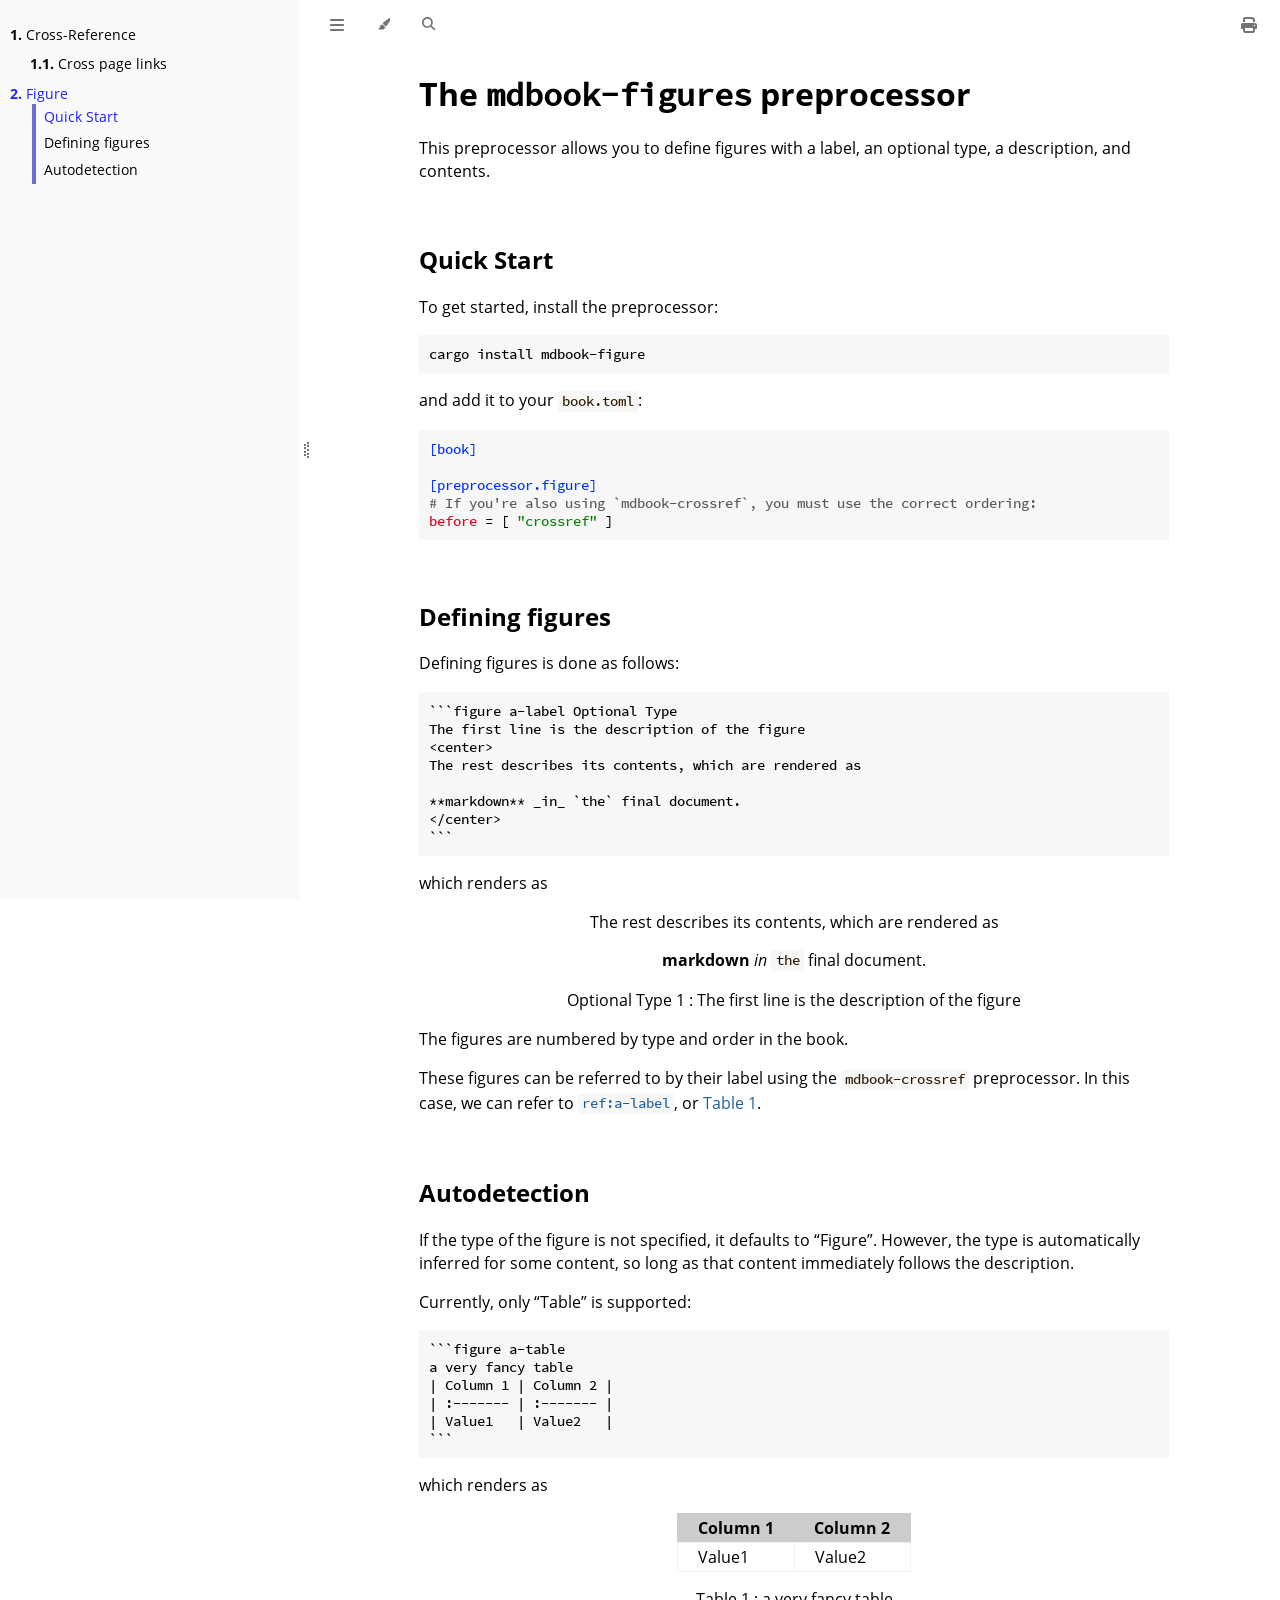
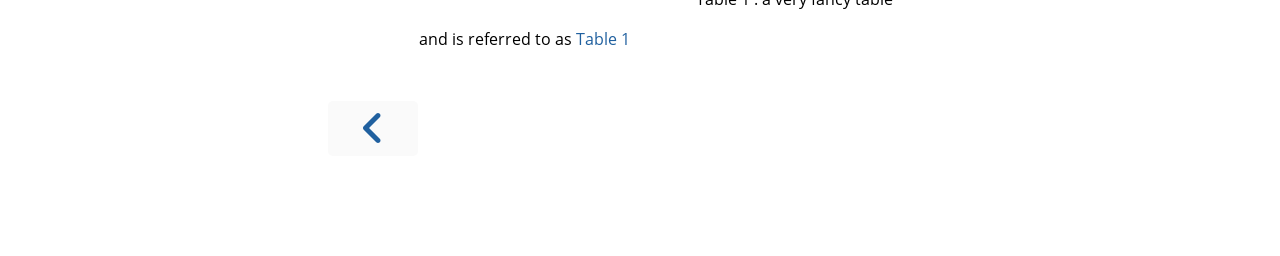
<file: figure.html>
<!DOCTYPE HTML>
<html lang="en" class="light sidebar-visible" dir="ltr">
    <head>
        <!-- Book generated using mdBook -->
        <meta charset="UTF-8">
        <title>Figure</title>


        <!-- Custom HTML head -->

        <meta name="description" content="">
        <meta name="viewport" content="width=device-width, initial-scale=1">
        <meta name="theme-color" content="#ffffff">

        <link rel="icon" href="favicon-de23e50b.svg">
        <link rel="shortcut icon" href="favicon-8114d1fc.png">
        <link rel="stylesheet" href="css/variables-8adf115d.css">
        <link rel="stylesheet" href="css/general-2459343d.css">
        <link rel="stylesheet" href="css/chrome-ae938929.css">
        <link rel="stylesheet" href="css/print-9e4910d8.css" media="print">

        <!-- Fonts -->
        <link rel="stylesheet" href="fonts/fonts-9644e21d.css">

        <!-- Highlight.js Stylesheets -->
        <link rel="stylesheet" id="mdbook-highlight-css" href="highlight-493f70e1.css">
        <link rel="stylesheet" id="mdbook-tomorrow-night-css" href="tomorrow-night-4c0ae647.css">
        <link rel="stylesheet" id="mdbook-ayu-highlight-css" href="ayu-highlight-3fdfc3ac.css">

        <!-- Custom theme stylesheets -->
        <link rel="stylesheet" href="style-bbf56e09.css">


        <!-- Provide site root and default themes to javascript -->
        <script>
            const path_to_root = "";
            const default_light_theme = "light";
            const default_dark_theme = "navy";
            window.path_to_searchindex_js = "searchindex-c07f3b2a.js";
        </script>
        <!-- Start loading toc.js asap -->
        <script src="toc-6ff7cbd0.js"></script>
    </head>
    <body>
    <div id="mdbook-help-container">
        <div id="mdbook-help-popup">
            <h2 class="mdbook-help-title">Keyboard shortcuts</h2>
            <div>
                <p>Press <kbd>←</kbd> or <kbd>→</kbd> to navigate between chapters</p>
                <p>Press <kbd>S</kbd> or <kbd>/</kbd> to search in the book</p>
                <p>Press <kbd>?</kbd> to show this help</p>
                <p>Press <kbd>Esc</kbd> to hide this help</p>
            </div>
        </div>
    </div>
    <div id="mdbook-body-container">
        <!-- Work around some values being stored in localStorage wrapped in quotes -->
        <script>
            try {
                let theme = localStorage.getItem('mdbook-theme');
                let sidebar = localStorage.getItem('mdbook-sidebar');

                if (theme.startsWith('"') && theme.endsWith('"')) {
                    localStorage.setItem('mdbook-theme', theme.slice(1, theme.length - 1));
                }

                if (sidebar.startsWith('"') && sidebar.endsWith('"')) {
                    localStorage.setItem('mdbook-sidebar', sidebar.slice(1, sidebar.length - 1));
                }
            } catch (e) { }
        </script>

        <!-- Set the theme before any content is loaded, prevents flash -->
        <script>
            const default_theme = window.matchMedia("(prefers-color-scheme: dark)").matches ? default_dark_theme : default_light_theme;
            let theme;
            try { theme = localStorage.getItem('mdbook-theme'); } catch(e) { }
            if (theme === null || theme === undefined) { theme = default_theme; }
            const html = document.documentElement;
            html.classList.remove('light')
            html.classList.add(theme);
            html.classList.add("js");
        </script>

        <input type="checkbox" id="mdbook-sidebar-toggle-anchor" class="hidden">

        <!-- Hide / unhide sidebar before it is displayed -->
        <script>
            let sidebar = null;
            const sidebar_toggle = document.getElementById("mdbook-sidebar-toggle-anchor");
            if (document.body.clientWidth >= 1080) {
                try { sidebar = localStorage.getItem('mdbook-sidebar'); } catch(e) { }
                sidebar = sidebar || 'visible';
            } else {
                sidebar = 'hidden';
                sidebar_toggle.checked = false;
            }
            if (sidebar === 'visible') {
                sidebar_toggle.checked = true;
            } else {
                html.classList.remove('sidebar-visible');
            }
        </script>

        <nav id="mdbook-sidebar" class="sidebar" aria-label="Table of contents">
            <!-- populated by js -->
            <mdbook-sidebar-scrollbox class="sidebar-scrollbox"></mdbook-sidebar-scrollbox>
            <noscript>
                <iframe class="sidebar-iframe-outer" src="toc.html"></iframe>
            </noscript>
            <div id="mdbook-sidebar-resize-handle" class="sidebar-resize-handle">
                <div class="sidebar-resize-indicator"></div>
            </div>
        </nav>

        <div id="mdbook-page-wrapper" class="page-wrapper">

            <div class="page">
                <div id="mdbook-menu-bar-hover-placeholder"></div>
                <div id="mdbook-menu-bar" class="menu-bar sticky">
                    <div class="left-buttons">
                        <label id="mdbook-sidebar-toggle" class="icon-button" for="mdbook-sidebar-toggle-anchor" title="Toggle Table of Contents" aria-label="Toggle Table of Contents" aria-controls="mdbook-sidebar">
                            <span class=fa-svg><svg xmlns="http://www.w3.org/2000/svg" viewBox="0 0 448 512"><!--! Font Awesome Free 6.2.0 by @fontawesome - https://fontawesome.com License - https://fontawesome.com/license/free (Icons: CC BY 4.0, Fonts: SIL OFL 1.1, Code: MIT License) Copyright 2022 Fonticons, Inc. --><path d="M0 96C0 78.3 14.3 64 32 64H416c17.7 0 32 14.3 32 32s-14.3 32-32 32H32C14.3 128 0 113.7 0 96zM0 256c0-17.7 14.3-32 32-32H416c17.7 0 32 14.3 32 32s-14.3 32-32 32H32c-17.7 0-32-14.3-32-32zM448 416c0 17.7-14.3 32-32 32H32c-17.7 0-32-14.3-32-32s14.3-32 32-32H416c17.7 0 32 14.3 32 32z"/></svg></span>
                        </label>
                        <button id="mdbook-theme-toggle" class="icon-button" type="button" title="Change theme" aria-label="Change theme" aria-haspopup="true" aria-expanded="false" aria-controls="mdbook-theme-list">
                            <span class=fa-svg><svg xmlns="http://www.w3.org/2000/svg" viewBox="0 0 576 512"><!--! Font Awesome Free 6.2.0 by @fontawesome - https://fontawesome.com License - https://fontawesome.com/license/free (Icons: CC BY 4.0, Fonts: SIL OFL 1.1, Code: MIT License) Copyright 2022 Fonticons, Inc. --><path d="M371.3 367.1c27.3-3.9 51.9-19.4 67.2-42.9L600.2 74.1c12.6-19.5 9.4-45.3-7.6-61.2S549.7-4.4 531.1 9.6L294.4 187.2c-24 18-38.2 46.1-38.4 76.1L371.3 367.1zm-19.6 25.4l-116-104.4C175.9 290.3 128 339.6 128 400c0 3.9 .2 7.8 .6 11.6c1.8 17.5-10.2 36.4-27.8 36.4H96c-17.7 0-32 14.3-32 32s14.3 32 32 32H240c61.9 0 112-50.1 112-112c0-2.5-.1-5-.2-7.5z"/></svg></span>
                        </button>
                        <ul id="mdbook-theme-list" class="theme-popup" aria-label="Themes" role="menu">
                            <li role="none"><button role="menuitem" class="theme" id="mdbook-theme-default_theme">Auto</button></li>
                            <li role="none"><button role="menuitem" class="theme" id="mdbook-theme-light">Light</button></li>
                            <li role="none"><button role="menuitem" class="theme" id="mdbook-theme-rust">Rust</button></li>
                            <li role="none"><button role="menuitem" class="theme" id="mdbook-theme-coal">Coal</button></li>
                            <li role="none"><button role="menuitem" class="theme" id="mdbook-theme-navy">Navy</button></li>
                            <li role="none"><button role="menuitem" class="theme" id="mdbook-theme-ayu">Ayu</button></li>
                        </ul>
                        <button id="mdbook-search-toggle" class="icon-button" type="button" title="Search (`/`)" aria-label="Toggle Searchbar" aria-expanded="false" aria-keyshortcuts="/ s" aria-controls="mdbook-searchbar">
                            <span class=fa-svg><svg xmlns="http://www.w3.org/2000/svg" viewBox="0 0 512 512"><!--! Font Awesome Free 6.2.0 by @fontawesome - https://fontawesome.com License - https://fontawesome.com/license/free (Icons: CC BY 4.0, Fonts: SIL OFL 1.1, Code: MIT License) Copyright 2022 Fonticons, Inc. --><path d="M416 208c0 45.9-14.9 88.3-40 122.7L502.6 457.4c12.5 12.5 12.5 32.8 0 45.3s-32.8 12.5-45.3 0L330.7 376c-34.4 25.2-76.8 40-122.7 40C93.1 416 0 322.9 0 208S93.1 0 208 0S416 93.1 416 208zM208 352c79.5 0 144-64.5 144-144s-64.5-144-144-144S64 128.5 64 208s64.5 144 144 144z"/></svg></span>
                        </button>
                    </div>

                    <h1 class="menu-title"></h1>

                    <div class="right-buttons">
                        <a href="print.html" title="Print this book" aria-label="Print this book">
                            <span class=fa-svg id="print-button"><svg xmlns="http://www.w3.org/2000/svg" viewBox="0 0 512 512"><!--! Font Awesome Free 6.2.0 by @fontawesome - https://fontawesome.com License - https://fontawesome.com/license/free (Icons: CC BY 4.0, Fonts: SIL OFL 1.1, Code: MIT License) Copyright 2022 Fonticons, Inc. --><path d="M128 0C92.7 0 64 28.7 64 64v96h64V64H354.7L384 93.3V160h64V93.3c0-17-6.7-33.3-18.7-45.3L400 18.7C388 6.7 371.7 0 354.7 0H128zM384 352v32 64H128V384 368 352H384zm64 32h32c17.7 0 32-14.3 32-32V256c0-35.3-28.7-64-64-64H64c-35.3 0-64 28.7-64 64v96c0 17.7 14.3 32 32 32H64v64c0 35.3 28.7 64 64 64H384c35.3 0 64-28.7 64-64V384zm-16-88c-13.3 0-24-10.7-24-24s10.7-24 24-24s24 10.7 24 24s-10.7 24-24 24z"/></svg></span>
                        </a>

                    </div>
                </div>

                <div id="mdbook-search-wrapper" class="hidden">
                    <form id="mdbook-searchbar-outer" class="searchbar-outer">
                        <div class="search-wrapper">
                            <input type="search" id="mdbook-searchbar" name="searchbar" placeholder="Search this book ..." aria-controls="mdbook-searchresults-outer" aria-describedby="searchresults-header">
                            <div class="spinner-wrapper">
                                <span class=fa-svg id="fa-spin"><svg xmlns="http://www.w3.org/2000/svg" viewBox="0 0 512 512"><!--! Font Awesome Free 6.2.0 by @fontawesome - https://fontawesome.com License - https://fontawesome.com/license/free (Icons: CC BY 4.0, Fonts: SIL OFL 1.1, Code: MIT License) Copyright 2022 Fonticons, Inc. --><path d="M304 48c0-26.5-21.5-48-48-48s-48 21.5-48 48s21.5 48 48 48s48-21.5 48-48zm0 416c0-26.5-21.5-48-48-48s-48 21.5-48 48s21.5 48 48 48s48-21.5 48-48zM48 304c26.5 0 48-21.5 48-48s-21.5-48-48-48s-48 21.5-48 48s21.5 48 48 48zm464-48c0-26.5-21.5-48-48-48s-48 21.5-48 48s21.5 48 48 48s48-21.5 48-48zM142.9 437c18.7-18.7 18.7-49.1 0-67.9s-49.1-18.7-67.9 0s-18.7 49.1 0 67.9s49.1 18.7 67.9 0zm0-294.2c18.7-18.7 18.7-49.1 0-67.9S93.7 56.2 75 75s-18.7 49.1 0 67.9s49.1 18.7 67.9 0zM369.1 437c18.7 18.7 49.1 18.7 67.9 0s18.7-49.1 0-67.9s-49.1-18.7-67.9 0s-18.7 49.1 0 67.9z"/></svg></span>
                            </div>
                        </div>
                    </form>
                    <div id="mdbook-searchresults-outer" class="searchresults-outer hidden">
                        <div id="mdbook-searchresults-header" class="searchresults-header"></div>
                        <ul id="mdbook-searchresults">
                        </ul>
                    </div>
                </div>

                <!-- Apply ARIA attributes after the sidebar and the sidebar toggle button are added to the DOM -->
                <script>
                    document.getElementById('mdbook-sidebar-toggle').setAttribute('aria-expanded', sidebar === 'visible');
                    document.getElementById('mdbook-sidebar').setAttribute('aria-hidden', sidebar !== 'visible');
                    Array.from(document.querySelectorAll('#mdbook-sidebar a')).forEach(function(link) {
                        link.setAttribute('tabIndex', sidebar === 'visible' ? 0 : -1);
                    });
                </script>

                <div id="mdbook-content" class="content">
                    <main>
                        <h1 id="the-mdbook-figures-preprocessor"><a class="header" href="#the-mdbook-figures-preprocessor">The <code>mdbook-figures</code> preprocessor</a></h1>
<p>This preprocessor allows you to define figures with a label, an optional type, a description, and contents.</p>
<h2 id="quick-start"><a class="header" href="#quick-start">Quick Start</a></h2>
<p>To get started, install the preprocessor:</p>
<pre><code class="language-sh">cargo install mdbook-figure
</code></pre>
<p>and add it to your <code>book.toml</code>:</p>
<pre><code class="language-toml">[book]

[preprocessor.figure]
# If you're also using `mdbook-crossref`, you must use the correct ordering:
before = [ "crossref" ]
</code></pre>
<h2 id="defining-figures"><a class="header" href="#defining-figures">Defining figures</a></h2>
<p>Defining figures is done as follows:</p>
<pre><code>```figure a-label Optional Type
The first line is the description of the figure
&lt;center&gt;
The rest describes its contents, which are rendered as

**markdown** _in_ `the` final document.
&lt;/center&gt;
```
</code></pre>
<p>which renders as</p>
<div class="figure" id="a-label">
<center>
The rest describes its contents, which are rendered as
<p><strong>markdown</strong> <em>in</em> <code>the</code> final document.</p>
</center>
<p class="figure-footer">Optional Type 1 : The first line is the description of the figure</p>

</div>

<p><span id="a-label">
<p><a href="label:a-label" title="Optional Type 1"></a></p>

</span></p>
<p>The figures are numbered by type and order in the book.</p>
<p>These figures can be referred to by their label using the <code>mdbook-crossref</code> preprocessor. In this case, we can refer to <a href="/figure.html#a-label"><code>ref:a-label</code></a>, or <a href="/figure.html#a-table">Table 1</a>.</p>
<h2 id="autodetection"><a class="header" href="#autodetection">Autodetection</a></h2>
<p>If the type of the figure is not specified, it defaults to “Figure”. However, the type is automatically inferred for some content, so long as that
content immediately follows the description.</p>
<p>Currently, only “Table” is supported:</p>
<pre><code>```figure a-table
a very fancy table
| Column 1 | Column 2 |
| :------- | :------- |
| Value1   | Value2   |
```
</code></pre>
<p>which renders as</p>
<div class="figure" id="a-table">
<div class="table-wrapper">
<table>
<thead>
<tr><th style="text-align: left">Column 1</th><th style="text-align: left">Column 2</th></tr>
</thead>
<tbody>
<tr><td style="text-align: left">Value1</td><td style="text-align: left">Value2</td></tr>
</tbody>
</table>
</div>
<p class="figure-footer">Table 1 : a very fancy table</p>

</div>

<p><span id="a-table">
<p><a href="label:a-table" title="Table 1"></a></p>

</span></p>
<p>and is referred to as <a href="/figure.html#a-table">Table 1</a></p>

                    </main>

                    <nav class="nav-wrapper" aria-label="Page navigation">
                        <!-- Mobile navigation buttons -->
                            <a rel="prev" href="cross_page.html" class="mobile-nav-chapters previous" title="Previous chapter" aria-label="Previous chapter" aria-keyshortcuts="Left">
                                <span class=fa-svg><svg xmlns="http://www.w3.org/2000/svg" viewBox="0 0 320 512"><!--! Font Awesome Free 6.2.0 by @fontawesome - https://fontawesome.com License - https://fontawesome.com/license/free (Icons: CC BY 4.0, Fonts: SIL OFL 1.1, Code: MIT License) Copyright 2022 Fonticons, Inc. --><path d="M41.4 233.4c-12.5 12.5-12.5 32.8 0 45.3l160 160c12.5 12.5 32.8 12.5 45.3 0s12.5-32.8 0-45.3L109.3 256 246.6 118.6c12.5-12.5 12.5-32.8 0-45.3s-32.8-12.5-45.3 0l-160 160z"/></svg></span>
                            </a>


                        <div style="clear: both"></div>
                    </nav>
                </div>
            </div>

            <nav class="nav-wide-wrapper" aria-label="Page navigation">
                    <a rel="prev" href="cross_page.html" class="nav-chapters previous" title="Previous chapter" aria-label="Previous chapter" aria-keyshortcuts="Left">
                        <span class=fa-svg><svg xmlns="http://www.w3.org/2000/svg" viewBox="0 0 320 512"><!--! Font Awesome Free 6.2.0 by @fontawesome - https://fontawesome.com License - https://fontawesome.com/license/free (Icons: CC BY 4.0, Fonts: SIL OFL 1.1, Code: MIT License) Copyright 2022 Fonticons, Inc. --><path d="M41.4 233.4c-12.5 12.5-12.5 32.8 0 45.3l160 160c12.5 12.5 32.8 12.5 45.3 0s12.5-32.8 0-45.3L109.3 256 246.6 118.6c12.5-12.5 12.5-32.8 0-45.3s-32.8-12.5-45.3 0l-160 160z"/></svg></span>
                    </a>

            </nav>

        </div>

        <template id=fa-eye><span class=fa-svg><svg xmlns="http://www.w3.org/2000/svg" viewBox="0 0 576 512"><!--! Font Awesome Free 6.2.0 by @fontawesome - https://fontawesome.com License - https://fontawesome.com/license/free (Icons: CC BY 4.0, Fonts: SIL OFL 1.1, Code: MIT License) Copyright 2022 Fonticons, Inc. --><path d="M288 32c-80.8 0-145.5 36.8-192.6 80.6C48.6 156 17.3 208 2.5 243.7c-3.3 7.9-3.3 16.7 0 24.6C17.3 304 48.6 356 95.4 399.4C142.5 443.2 207.2 480 288 480s145.5-36.8 192.6-80.6c46.8-43.5 78.1-95.4 93-131.1c3.3-7.9 3.3-16.7 0-24.6c-14.9-35.7-46.2-87.7-93-131.1C433.5 68.8 368.8 32 288 32zM432 256c0 79.5-64.5 144-144 144s-144-64.5-144-144s64.5-144 144-144s144 64.5 144 144zM288 192c0 35.3-28.7 64-64 64c-11.5 0-22.3-3-31.6-8.4c-.2 2.8-.4 5.5-.4 8.4c0 53 43 96 96 96s96-43 96-96s-43-96-96-96c-2.8 0-5.6 .1-8.4 .4c5.3 9.3 8.4 20.1 8.4 31.6z"/></svg></span></template>
        <template id=fa-eye-slash><span class=fa-svg><svg xmlns="http://www.w3.org/2000/svg" viewBox="0 0 640 512"><!--! Font Awesome Free 6.2.0 by @fontawesome - https://fontawesome.com License - https://fontawesome.com/license/free (Icons: CC BY 4.0, Fonts: SIL OFL 1.1, Code: MIT License) Copyright 2022 Fonticons, Inc. --><path d="M38.8 5.1C28.4-3.1 13.3-1.2 5.1 9.2S-1.2 34.7 9.2 42.9l592 464c10.4 8.2 25.5 6.3 33.7-4.1s6.3-25.5-4.1-33.7L525.6 386.7c39.6-40.6 66.4-86.1 79.9-118.4c3.3-7.9 3.3-16.7 0-24.6c-14.9-35.7-46.2-87.7-93-131.1C465.5 68.8 400.8 32 320 32c-68.2 0-125 26.3-169.3 60.8L38.8 5.1zM223.1 149.5C248.6 126.2 282.7 112 320 112c79.5 0 144 64.5 144 144c0 24.9-6.3 48.3-17.4 68.7L408 294.5c5.2-11.8 8-24.8 8-38.5c0-53-43-96-96-96c-2.8 0-5.6 .1-8.4 .4c5.3 9.3 8.4 20.1 8.4 31.6c0 10.2-2.4 19.8-6.6 28.3l-90.3-70.8zm223.1 298L373 389.9c-16.4 6.5-34.3 10.1-53 10.1c-79.5 0-144-64.5-144-144c0-6.9 .5-13.6 1.4-20.2L83.1 161.5C60.3 191.2 44 220.8 34.5 243.7c-3.3 7.9-3.3 16.7 0 24.6c14.9 35.7 46.2 87.7 93 131.1C174.5 443.2 239.2 480 320 480c47.8 0 89.9-12.9 126.2-32.5z"/></svg></span></template>
        <template id=fa-copy><span class=fa-svg><svg xmlns="http://www.w3.org/2000/svg" viewBox="0 0 512 512"><!--! Font Awesome Free 6.2.0 by @fontawesome - https://fontawesome.com License - https://fontawesome.com/license/free (Icons: CC BY 4.0, Fonts: SIL OFL 1.1, Code: MIT License) Copyright 2022 Fonticons, Inc. --><path d="M502.6 70.63l-61.25-61.25C435.4 3.371 427.2 0 418.7 0H255.1c-35.35 0-64 28.66-64 64l.0195 256C192 355.4 220.7 384 256 384h192c35.2 0 64-28.8 64-64V93.25C512 84.77 508.6 76.63 502.6 70.63zM464 320c0 8.836-7.164 16-16 16H255.1c-8.838 0-16-7.164-16-16L239.1 64.13c0-8.836 7.164-16 16-16h128L384 96c0 17.67 14.33 32 32 32h47.1V320zM272 448c0 8.836-7.164 16-16 16H63.1c-8.838 0-16-7.164-16-16L47.98 192.1c0-8.836 7.164-16 16-16H160V128H63.99c-35.35 0-64 28.65-64 64l.0098 256C.002 483.3 28.66 512 64 512h192c35.2 0 64-28.8 64-64v-32h-47.1L272 448z"/></svg></span></template>
        <template id=fa-play><span class=fa-svg><svg xmlns="http://www.w3.org/2000/svg" viewBox="0 0 384 512"><!--! Font Awesome Free 6.2.0 by @fontawesome - https://fontawesome.com License - https://fontawesome.com/license/free (Icons: CC BY 4.0, Fonts: SIL OFL 1.1, Code: MIT License) Copyright 2022 Fonticons, Inc. --><path d="M73 39c-14.8-9.1-33.4-9.4-48.5-.9S0 62.6 0 80V432c0 17.4 9.4 33.4 24.5 41.9s33.7 8.1 48.5-.9L361 297c14.3-8.7 23-24.2 23-41s-8.7-32.2-23-41L73 39z"/></svg></span></template>
        <template id=fa-clock-rotate-left><span class=fa-svg><svg xmlns="http://www.w3.org/2000/svg" viewBox="0 0 512 512"><!--! Font Awesome Free 6.2.0 by @fontawesome - https://fontawesome.com License - https://fontawesome.com/license/free (Icons: CC BY 4.0, Fonts: SIL OFL 1.1, Code: MIT License) Copyright 2022 Fonticons, Inc. --><path d="M75 75L41 41C25.9 25.9 0 36.6 0 57.9V168c0 13.3 10.7 24 24 24H134.1c21.4 0 32.1-25.9 17-41l-30.8-30.8C155 85.5 203 64 256 64c106 0 192 86 192 192s-86 192-192 192c-40.8 0-78.6-12.7-109.7-34.4c-14.5-10.1-34.4-6.6-44.6 7.9s-6.6 34.4 7.9 44.6C151.2 495 201.7 512 256 512c141.4 0 256-114.6 256-256S397.4 0 256 0C185.3 0 121.3 28.7 75 75zm181 53c-13.3 0-24 10.7-24 24V256c0 6.4 2.5 12.5 7 17l72 72c9.4 9.4 24.6 9.4 33.9 0s9.4-24.6 0-33.9l-65-65V152c0-13.3-10.7-24-24-24z"/></svg></span></template>



        <script>
            window.playground_copyable = true;
        </script>


        <script src="elasticlunr-ef4e11c1.min.js"></script>
        <script src="mark-09e88c2c.min.js"></script>
        <script src="searcher-c2a407aa.js"></script>

        <script src="clipboard-1626706a.min.js"></script>
        <script src="highlight-abc7f01d.js"></script>
        <script src="book-a0b12cfe.js"></script>

        <!-- Custom JS scripts -->



    </div>
    </body>
</html>
</file>
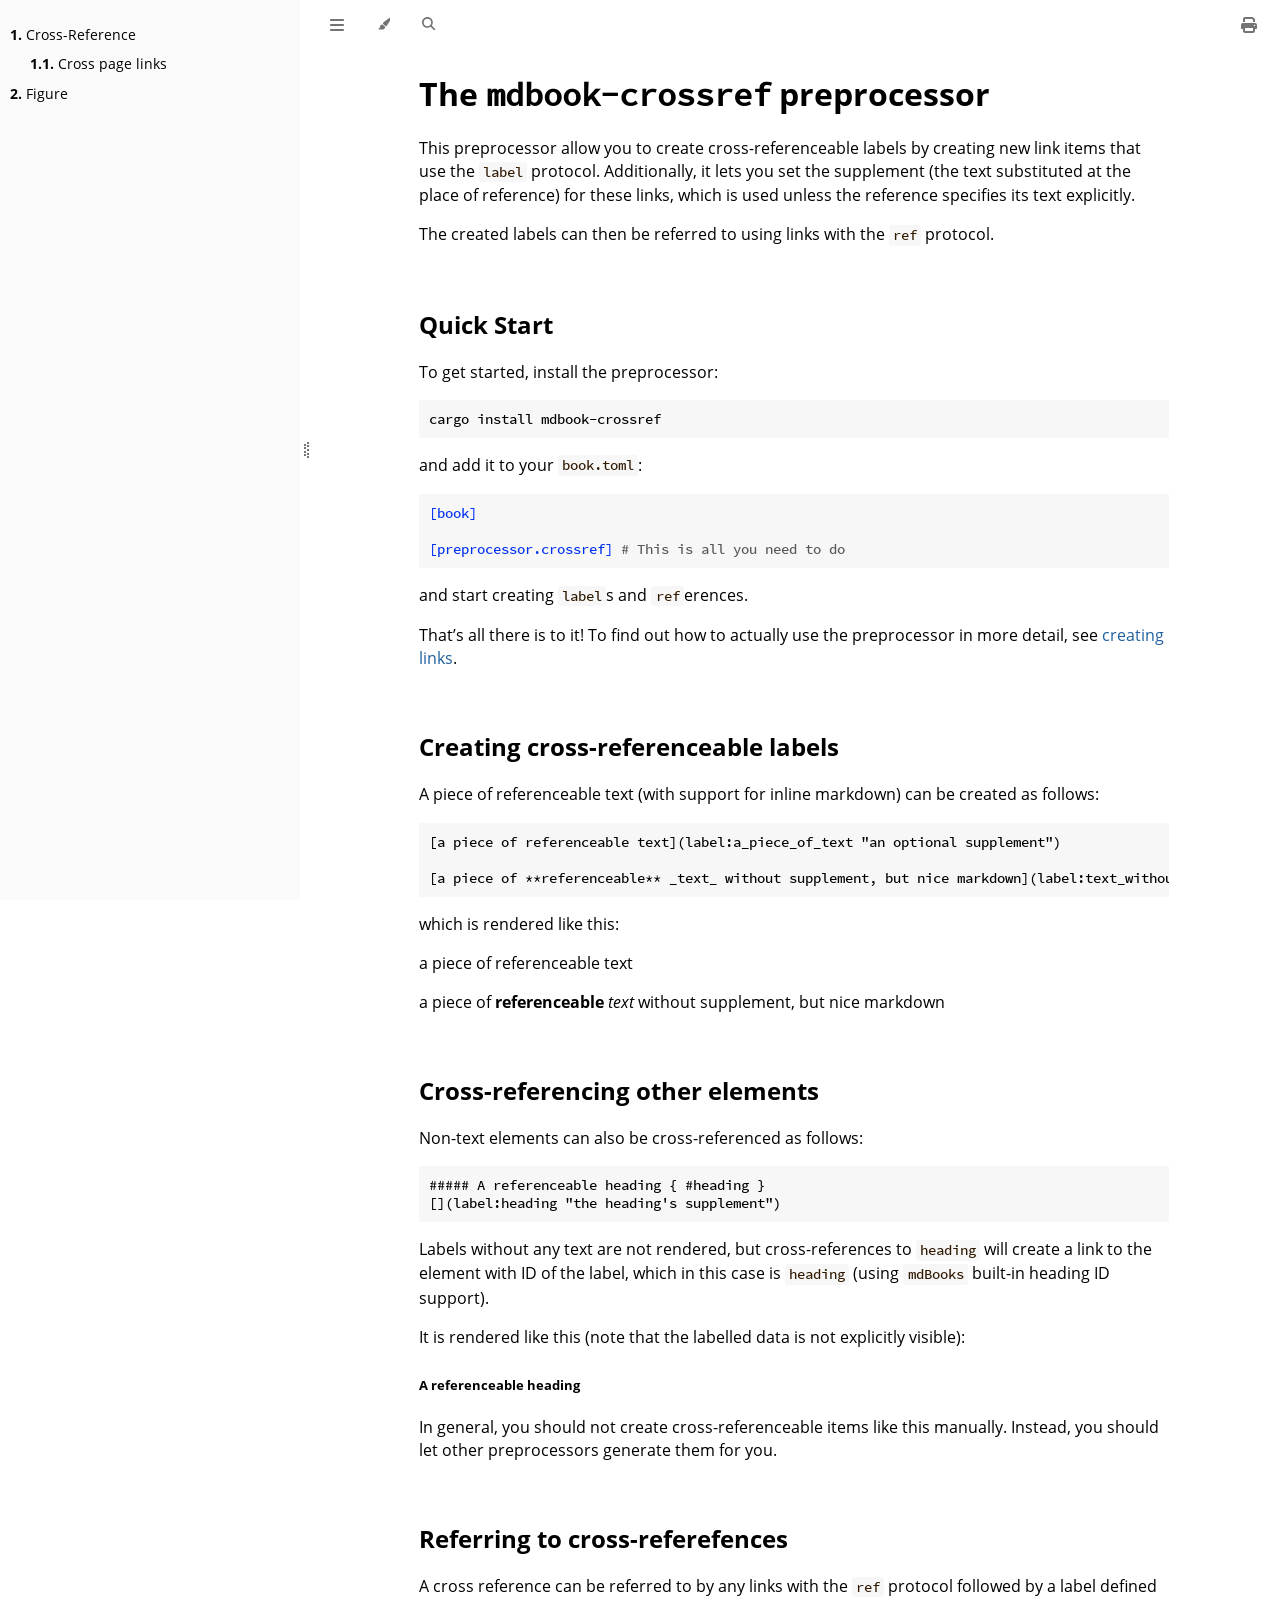
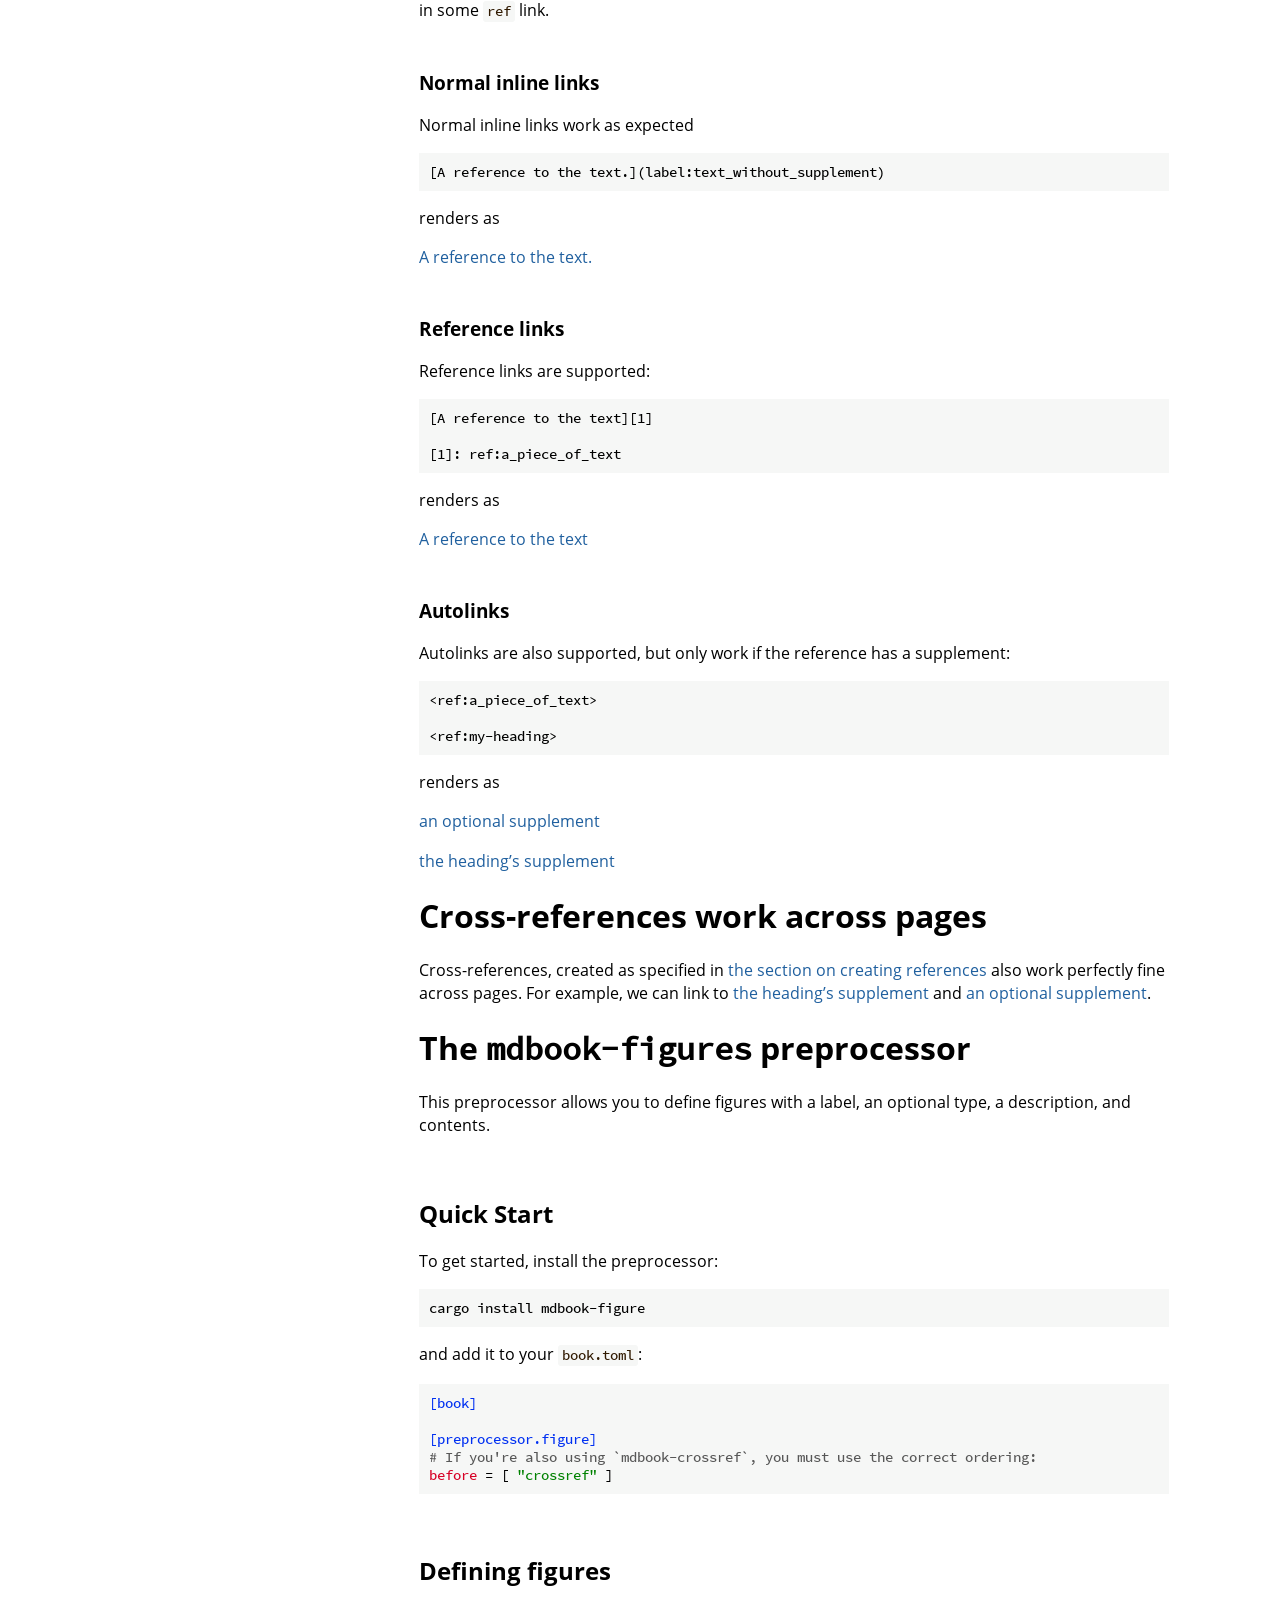
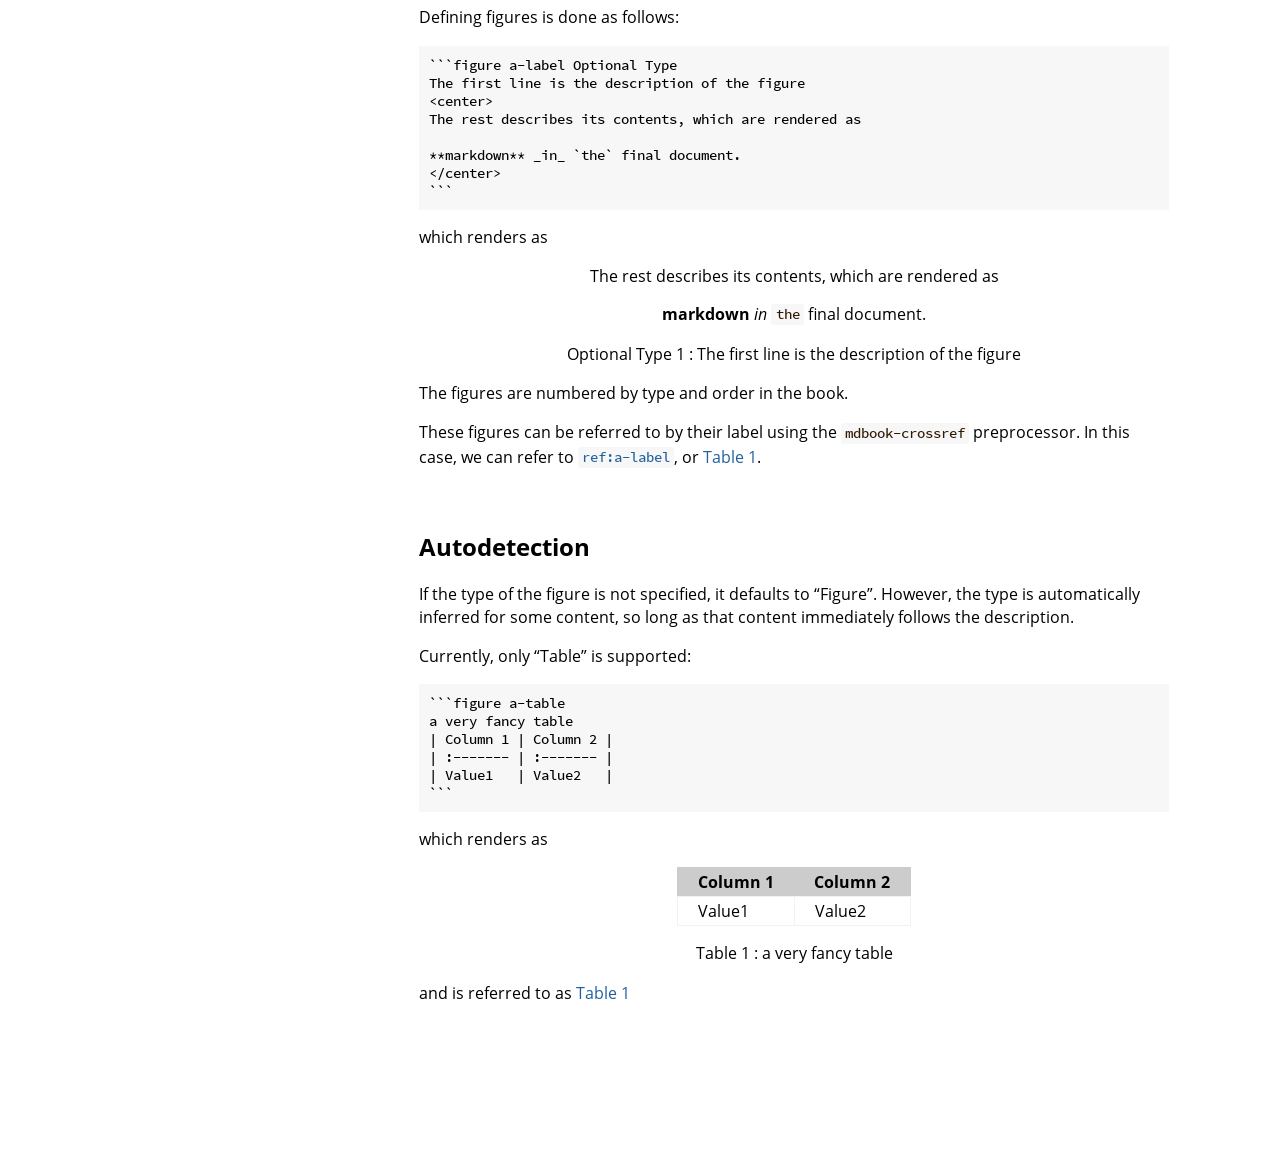
<file: print.html>
<!DOCTYPE HTML>
<html lang="en" class="light sidebar-visible" dir="ltr">
    <head>
        <!-- Book generated using mdBook -->
        <meta charset="UTF-8">
        <title></title>
        <meta name="robots" content="noindex">


        <!-- Custom HTML head -->

        <meta name="description" content="">
        <meta name="viewport" content="width=device-width, initial-scale=1">
        <meta name="theme-color" content="#ffffff">

        <link rel="icon" href="favicon-de23e50b.svg">
        <link rel="shortcut icon" href="favicon-8114d1fc.png">
        <link rel="stylesheet" href="css/variables-8adf115d.css">
        <link rel="stylesheet" href="css/general-2459343d.css">
        <link rel="stylesheet" href="css/chrome-ae938929.css">
        <link rel="stylesheet" href="css/print-9e4910d8.css" media="print">

        <!-- Fonts -->
        <link rel="stylesheet" href="fonts/fonts-9644e21d.css">

        <!-- Highlight.js Stylesheets -->
        <link rel="stylesheet" id="mdbook-highlight-css" href="highlight-493f70e1.css">
        <link rel="stylesheet" id="mdbook-tomorrow-night-css" href="tomorrow-night-4c0ae647.css">
        <link rel="stylesheet" id="mdbook-ayu-highlight-css" href="ayu-highlight-3fdfc3ac.css">

        <!-- Custom theme stylesheets -->
        <link rel="stylesheet" href="style-bbf56e09.css">


        <!-- Provide site root and default themes to javascript -->
        <script>
            const path_to_root = "";
            const default_light_theme = "light";
            const default_dark_theme = "navy";
            window.path_to_searchindex_js = "searchindex-c07f3b2a.js";
        </script>
        <!-- Start loading toc.js asap -->
        <script src="toc-6ff7cbd0.js"></script>
    </head>
    <body>
    <div id="mdbook-help-container">
        <div id="mdbook-help-popup">
            <h2 class="mdbook-help-title">Keyboard shortcuts</h2>
            <div>
                <p>Press <kbd>←</kbd> or <kbd>→</kbd> to navigate between chapters</p>
                <p>Press <kbd>S</kbd> or <kbd>/</kbd> to search in the book</p>
                <p>Press <kbd>?</kbd> to show this help</p>
                <p>Press <kbd>Esc</kbd> to hide this help</p>
            </div>
        </div>
    </div>
    <div id="mdbook-body-container">
        <!-- Work around some values being stored in localStorage wrapped in quotes -->
        <script>
            try {
                let theme = localStorage.getItem('mdbook-theme');
                let sidebar = localStorage.getItem('mdbook-sidebar');

                if (theme.startsWith('"') && theme.endsWith('"')) {
                    localStorage.setItem('mdbook-theme', theme.slice(1, theme.length - 1));
                }

                if (sidebar.startsWith('"') && sidebar.endsWith('"')) {
                    localStorage.setItem('mdbook-sidebar', sidebar.slice(1, sidebar.length - 1));
                }
            } catch (e) { }
        </script>

        <!-- Set the theme before any content is loaded, prevents flash -->
        <script>
            const default_theme = window.matchMedia("(prefers-color-scheme: dark)").matches ? default_dark_theme : default_light_theme;
            let theme;
            try { theme = localStorage.getItem('mdbook-theme'); } catch(e) { }
            if (theme === null || theme === undefined) { theme = default_theme; }
            const html = document.documentElement;
            html.classList.remove('light')
            html.classList.add(theme);
            html.classList.add("js");
        </script>

        <input type="checkbox" id="mdbook-sidebar-toggle-anchor" class="hidden">

        <!-- Hide / unhide sidebar before it is displayed -->
        <script>
            let sidebar = null;
            const sidebar_toggle = document.getElementById("mdbook-sidebar-toggle-anchor");
            if (document.body.clientWidth >= 1080) {
                try { sidebar = localStorage.getItem('mdbook-sidebar'); } catch(e) { }
                sidebar = sidebar || 'visible';
            } else {
                sidebar = 'hidden';
                sidebar_toggle.checked = false;
            }
            if (sidebar === 'visible') {
                sidebar_toggle.checked = true;
            } else {
                html.classList.remove('sidebar-visible');
            }
        </script>

        <nav id="mdbook-sidebar" class="sidebar" aria-label="Table of contents">
            <!-- populated by js -->
            <mdbook-sidebar-scrollbox class="sidebar-scrollbox"></mdbook-sidebar-scrollbox>
            <noscript>
                <iframe class="sidebar-iframe-outer" src="toc.html"></iframe>
            </noscript>
            <div id="mdbook-sidebar-resize-handle" class="sidebar-resize-handle">
                <div class="sidebar-resize-indicator"></div>
            </div>
        </nav>

        <div id="mdbook-page-wrapper" class="page-wrapper">

            <div class="page">
                <div id="mdbook-menu-bar-hover-placeholder"></div>
                <div id="mdbook-menu-bar" class="menu-bar sticky">
                    <div class="left-buttons">
                        <label id="mdbook-sidebar-toggle" class="icon-button" for="mdbook-sidebar-toggle-anchor" title="Toggle Table of Contents" aria-label="Toggle Table of Contents" aria-controls="mdbook-sidebar">
                            <span class=fa-svg><svg xmlns="http://www.w3.org/2000/svg" viewBox="0 0 448 512"><!--! Font Awesome Free 6.2.0 by @fontawesome - https://fontawesome.com License - https://fontawesome.com/license/free (Icons: CC BY 4.0, Fonts: SIL OFL 1.1, Code: MIT License) Copyright 2022 Fonticons, Inc. --><path d="M0 96C0 78.3 14.3 64 32 64H416c17.7 0 32 14.3 32 32s-14.3 32-32 32H32C14.3 128 0 113.7 0 96zM0 256c0-17.7 14.3-32 32-32H416c17.7 0 32 14.3 32 32s-14.3 32-32 32H32c-17.7 0-32-14.3-32-32zM448 416c0 17.7-14.3 32-32 32H32c-17.7 0-32-14.3-32-32s14.3-32 32-32H416c17.7 0 32 14.3 32 32z"/></svg></span>
                        </label>
                        <button id="mdbook-theme-toggle" class="icon-button" type="button" title="Change theme" aria-label="Change theme" aria-haspopup="true" aria-expanded="false" aria-controls="mdbook-theme-list">
                            <span class=fa-svg><svg xmlns="http://www.w3.org/2000/svg" viewBox="0 0 576 512"><!--! Font Awesome Free 6.2.0 by @fontawesome - https://fontawesome.com License - https://fontawesome.com/license/free (Icons: CC BY 4.0, Fonts: SIL OFL 1.1, Code: MIT License) Copyright 2022 Fonticons, Inc. --><path d="M371.3 367.1c27.3-3.9 51.9-19.4 67.2-42.9L600.2 74.1c12.6-19.5 9.4-45.3-7.6-61.2S549.7-4.4 531.1 9.6L294.4 187.2c-24 18-38.2 46.1-38.4 76.1L371.3 367.1zm-19.6 25.4l-116-104.4C175.9 290.3 128 339.6 128 400c0 3.9 .2 7.8 .6 11.6c1.8 17.5-10.2 36.4-27.8 36.4H96c-17.7 0-32 14.3-32 32s14.3 32 32 32H240c61.9 0 112-50.1 112-112c0-2.5-.1-5-.2-7.5z"/></svg></span>
                        </button>
                        <ul id="mdbook-theme-list" class="theme-popup" aria-label="Themes" role="menu">
                            <li role="none"><button role="menuitem" class="theme" id="mdbook-theme-default_theme">Auto</button></li>
                            <li role="none"><button role="menuitem" class="theme" id="mdbook-theme-light">Light</button></li>
                            <li role="none"><button role="menuitem" class="theme" id="mdbook-theme-rust">Rust</button></li>
                            <li role="none"><button role="menuitem" class="theme" id="mdbook-theme-coal">Coal</button></li>
                            <li role="none"><button role="menuitem" class="theme" id="mdbook-theme-navy">Navy</button></li>
                            <li role="none"><button role="menuitem" class="theme" id="mdbook-theme-ayu">Ayu</button></li>
                        </ul>
                        <button id="mdbook-search-toggle" class="icon-button" type="button" title="Search (`/`)" aria-label="Toggle Searchbar" aria-expanded="false" aria-keyshortcuts="/ s" aria-controls="mdbook-searchbar">
                            <span class=fa-svg><svg xmlns="http://www.w3.org/2000/svg" viewBox="0 0 512 512"><!--! Font Awesome Free 6.2.0 by @fontawesome - https://fontawesome.com License - https://fontawesome.com/license/free (Icons: CC BY 4.0, Fonts: SIL OFL 1.1, Code: MIT License) Copyright 2022 Fonticons, Inc. --><path d="M416 208c0 45.9-14.9 88.3-40 122.7L502.6 457.4c12.5 12.5 12.5 32.8 0 45.3s-32.8 12.5-45.3 0L330.7 376c-34.4 25.2-76.8 40-122.7 40C93.1 416 0 322.9 0 208S93.1 0 208 0S416 93.1 416 208zM208 352c79.5 0 144-64.5 144-144s-64.5-144-144-144S64 128.5 64 208s64.5 144 144 144z"/></svg></span>
                        </button>
                    </div>

                    <h1 class="menu-title"></h1>

                    <div class="right-buttons">
                        <a href="print.html" title="Print this book" aria-label="Print this book">
                            <span class=fa-svg id="print-button"><svg xmlns="http://www.w3.org/2000/svg" viewBox="0 0 512 512"><!--! Font Awesome Free 6.2.0 by @fontawesome - https://fontawesome.com License - https://fontawesome.com/license/free (Icons: CC BY 4.0, Fonts: SIL OFL 1.1, Code: MIT License) Copyright 2022 Fonticons, Inc. --><path d="M128 0C92.7 0 64 28.7 64 64v96h64V64H354.7L384 93.3V160h64V93.3c0-17-6.7-33.3-18.7-45.3L400 18.7C388 6.7 371.7 0 354.7 0H128zM384 352v32 64H128V384 368 352H384zm64 32h32c17.7 0 32-14.3 32-32V256c0-35.3-28.7-64-64-64H64c-35.3 0-64 28.7-64 64v96c0 17.7 14.3 32 32 32H64v64c0 35.3 28.7 64 64 64H384c35.3 0 64-28.7 64-64V384zm-16-88c-13.3 0-24-10.7-24-24s10.7-24 24-24s24 10.7 24 24s-10.7 24-24 24z"/></svg></span>
                        </a>

                    </div>
                </div>

                <div id="mdbook-search-wrapper" class="hidden">
                    <form id="mdbook-searchbar-outer" class="searchbar-outer">
                        <div class="search-wrapper">
                            <input type="search" id="mdbook-searchbar" name="searchbar" placeholder="Search this book ..." aria-controls="mdbook-searchresults-outer" aria-describedby="searchresults-header">
                            <div class="spinner-wrapper">
                                <span class=fa-svg id="fa-spin"><svg xmlns="http://www.w3.org/2000/svg" viewBox="0 0 512 512"><!--! Font Awesome Free 6.2.0 by @fontawesome - https://fontawesome.com License - https://fontawesome.com/license/free (Icons: CC BY 4.0, Fonts: SIL OFL 1.1, Code: MIT License) Copyright 2022 Fonticons, Inc. --><path d="M304 48c0-26.5-21.5-48-48-48s-48 21.5-48 48s21.5 48 48 48s48-21.5 48-48zm0 416c0-26.5-21.5-48-48-48s-48 21.5-48 48s21.5 48 48 48s48-21.5 48-48zM48 304c26.5 0 48-21.5 48-48s-21.5-48-48-48s-48 21.5-48 48s21.5 48 48 48zm464-48c0-26.5-21.5-48-48-48s-48 21.5-48 48s21.5 48 48 48s48-21.5 48-48zM142.9 437c18.7-18.7 18.7-49.1 0-67.9s-49.1-18.7-67.9 0s-18.7 49.1 0 67.9s49.1 18.7 67.9 0zm0-294.2c18.7-18.7 18.7-49.1 0-67.9S93.7 56.2 75 75s-18.7 49.1 0 67.9s49.1 18.7 67.9 0zM369.1 437c18.7 18.7 49.1 18.7 67.9 0s18.7-49.1 0-67.9s-49.1-18.7-67.9 0s-18.7 49.1 0 67.9z"/></svg></span>
                            </div>
                        </div>
                    </form>
                    <div id="mdbook-searchresults-outer" class="searchresults-outer hidden">
                        <div id="mdbook-searchresults-header" class="searchresults-header"></div>
                        <ul id="mdbook-searchresults">
                        </ul>
                    </div>
                </div>

                <!-- Apply ARIA attributes after the sidebar and the sidebar toggle button are added to the DOM -->
                <script>
                    document.getElementById('mdbook-sidebar-toggle').setAttribute('aria-expanded', sidebar === 'visible');
                    document.getElementById('mdbook-sidebar').setAttribute('aria-hidden', sidebar !== 'visible');
                    Array.from(document.querySelectorAll('#mdbook-sidebar a')).forEach(function(link) {
                        link.setAttribute('tabIndex', sidebar === 'visible' ? 0 : -1);
                    });
                </script>

                <div id="mdbook-content" class="content">
                    <main>
                        <h1 id="creating_links"><a class="header" href="#creating_links-1">The <code>mdbook-crossref</code> preprocessor</a></h1>
<p><span id="creating_links-1">
<p><a href="label:creating_links" title="creating links"></a></p>

</span></p>
<p>This preprocessor allow you to create cross-referenceable labels by creating new link items
that use the <code>label</code> protocol. Additionally, it lets you set the supplement (the text substituted
at the place of reference) for these links, which is used unless the reference specifies its text
explicitly.</p>
<p>The created labels can then be referred to using links with the <code>ref</code> protocol.</p>
<h2 id="quick-start"><a class="header" href="#quick-start">Quick Start</a></h2>
<p>To get started, install the preprocessor:</p>
<pre><code class="language-sh">cargo install mdbook-crossref
</code></pre>
<p>and add it to your <code>book.toml</code>:</p>
<pre><code class="language-toml">[book]

[preprocessor.crossref] # This is all you need to do
</code></pre>
<p>and start creating <code>label</code>s and <code>ref</code>erences.</p>
<p>That’s all there is to it! To find out how to actually use the preprocessor in more
detail, see <a href="/crossref.html#creating_links">creating links</a>.</p>
<h2 id="creating-cross-referenceable-labels"><a class="header" href="#creating-cross-referenceable-labels">Creating cross-referenceable labels</a></h2>
<p>A piece of referenceable text (with support for inline markdown) can be created as follows:</p>
<pre><code>[a piece of referenceable text](label:a_piece_of_text "an optional supplement")

[a piece of **referenceable** _text_ without supplement, but nice markdown](label:text_without_supplement)
</code></pre>
<p>which is rendered like this:</p>
<p><span id="a_piece_of_text">
<p>a piece of referenceable text</p>

</span></p>
<p><span id="text_without_supplement">
<p>a piece of <strong>referenceable</strong> <em>text</em> without supplement, but nice markdown</p>

</span></p>
<h2 id="cross-referencing-other-elements"><a class="header" href="#cross-referencing-other-elements">Cross-referencing other elements</a></h2>
<p>Non-text elements can also be cross-referenced as follows:</p>
<pre><code>##### A referenceable heading { #heading }
[](label:heading "the heading's supplement")
</code></pre>
<p>Labels without any text are not rendered, but cross-references to <code>heading</code>
will create a link to the element with ID of the label, which in this case is <code>heading</code>
(using <code>mdBooks</code> built-in heading ID support).</p>
<p>It is rendered like this (note that the labelled data is not explicitly visible):</p>
<h5 id="heading"><a class="header" href="#heading-1">A referenceable heading</a></h5>
<p><span id="heading-1">
<p><a href="label:heading" title="the heading&#39;s supplement"></a></p>

</span></p>
<p>In general, you should not create cross-referenceable items like this manually. Instead, you
should let other preprocessors generate them for you.</p>
<h2 id="creating"><a class="header" href="#creating-1">Referring to cross-referefences</a></h2>
<p><span id="creating-1">
<p><a href="label:creating" title="the section on creating references"></a></p>

</span></p>
<p>A cross reference can be referred to by any links with the <code>ref</code> protocol followed by a
label defined in some <code>ref</code> link.</p>
<h3 id="normal-inline-links"><a class="header" href="#normal-inline-links">Normal inline links</a></h3>
<p>Normal inline links work as expected</p>
<pre><code>[A reference to the text.](label:text_without_supplement)
</code></pre>
<p>renders as</p>
<p><a href="/crossref.html#text_without_supplement">A reference to the text.</a></p>
<h3 id="reference-links"><a class="header" href="#reference-links">Reference links</a></h3>
<p>Reference links are supported:</p>
<pre><code>[A reference to the text][1]

[1]: ref:a_piece_of_text
</code></pre>
<p>renders as</p>
<p><a href="/crossref.html#a_piece_of_text">A reference to the text</a></p>
<h3 id="autolinks"><a class="header" href="#autolinks">Autolinks</a></h3>
<p>Autolinks are also supported, but only work if the reference has a supplement:</p>
<pre><code>&lt;ref:a_piece_of_text&gt;

&lt;ref:my-heading&gt;
</code></pre>
<p>renders as</p>
<p><a href="/crossref.html#a_piece_of_text">an optional supplement</a></p>
<p><a href="/crossref.html#heading">the heading’s supplement</a></p>
<div style="break-before: page; page-break-before: always;"></div>
<h1 id="cross-references-work-across-pages"><a class="header" href="#cross-references-work-across-pages">Cross-references work across pages</a></h1>
<p>Cross-references, created as specified in <a href="/crossref.html#creating">the section on creating references</a> also work perfectly fine across
pages. For example, we can link to <a href="/crossref.html#heading">the heading’s supplement</a> and <a href="/crossref.html#a_piece_of_text">an optional supplement</a>.</p>
<div style="break-before: page; page-break-before: always;"></div>
<h1 id="the-mdbook-figures-preprocessor"><a class="header" href="#the-mdbook-figures-preprocessor">The <code>mdbook-figures</code> preprocessor</a></h1>
<p>This preprocessor allows you to define figures with a label, an optional type, a description, and contents.</p>
<h2 id="quick-start-1"><a class="header" href="#quick-start-1">Quick Start</a></h2>
<p>To get started, install the preprocessor:</p>
<pre><code class="language-sh">cargo install mdbook-figure
</code></pre>
<p>and add it to your <code>book.toml</code>:</p>
<pre><code class="language-toml">[book]

[preprocessor.figure]
# If you're also using `mdbook-crossref`, you must use the correct ordering:
before = [ "crossref" ]
</code></pre>
<h2 id="defining-figures"><a class="header" href="#defining-figures">Defining figures</a></h2>
<p>Defining figures is done as follows:</p>
<pre><code>```figure a-label Optional Type
The first line is the description of the figure
&lt;center&gt;
The rest describes its contents, which are rendered as

**markdown** _in_ `the` final document.
&lt;/center&gt;
```
</code></pre>
<p>which renders as</p>
<div class="figure" id="a-label">
<center>
The rest describes its contents, which are rendered as
<p><strong>markdown</strong> <em>in</em> <code>the</code> final document.</p>
</center>
<p class="figure-footer">Optional Type 1 : The first line is the description of the figure</p>

</div>

<p><span id="a-label-1">
<p><a href="label:a-label" title="Optional Type 1"></a></p>

</span></p>
<p>The figures are numbered by type and order in the book.</p>
<p>These figures can be referred to by their label using the <code>mdbook-crossref</code> preprocessor. In this case, we can refer to <a href="/figure.html#a-label"><code>ref:a-label</code></a>, or <a href="/figure.html#a-table">Table 1</a>.</p>
<h2 id="autodetection"><a class="header" href="#autodetection">Autodetection</a></h2>
<p>If the type of the figure is not specified, it defaults to “Figure”. However, the type is automatically inferred for some content, so long as that
content immediately follows the description.</p>
<p>Currently, only “Table” is supported:</p>
<pre><code>```figure a-table
a very fancy table
| Column 1 | Column 2 |
| :------- | :------- |
| Value1   | Value2   |
```
</code></pre>
<p>which renders as</p>
<div class="figure" id="a-table">
<div class="table-wrapper">
<table>
<thead>
<tr><th style="text-align: left">Column 1</th><th style="text-align: left">Column 2</th></tr>
</thead>
<tbody>
<tr><td style="text-align: left">Value1</td><td style="text-align: left">Value2</td></tr>
</tbody>
</table>
</div>
<p class="figure-footer">Table 1 : a very fancy table</p>

</div>

<p><span id="a-table-1">
<p><a href="label:a-table" title="Table 1"></a></p>

</span></p>
<p>and is referred to as <a href="/figure.html#a-table">Table 1</a></p>

                    </main>

                    <nav class="nav-wrapper" aria-label="Page navigation">
                        <!-- Mobile navigation buttons -->


                        <div style="clear: both"></div>
                    </nav>
                </div>
            </div>

            <nav class="nav-wide-wrapper" aria-label="Page navigation">

            </nav>

        </div>

        <template id=fa-eye><span class=fa-svg><svg xmlns="http://www.w3.org/2000/svg" viewBox="0 0 576 512"><!--! Font Awesome Free 6.2.0 by @fontawesome - https://fontawesome.com License - https://fontawesome.com/license/free (Icons: CC BY 4.0, Fonts: SIL OFL 1.1, Code: MIT License) Copyright 2022 Fonticons, Inc. --><path d="M288 32c-80.8 0-145.5 36.8-192.6 80.6C48.6 156 17.3 208 2.5 243.7c-3.3 7.9-3.3 16.7 0 24.6C17.3 304 48.6 356 95.4 399.4C142.5 443.2 207.2 480 288 480s145.5-36.8 192.6-80.6c46.8-43.5 78.1-95.4 93-131.1c3.3-7.9 3.3-16.7 0-24.6c-14.9-35.7-46.2-87.7-93-131.1C433.5 68.8 368.8 32 288 32zM432 256c0 79.5-64.5 144-144 144s-144-64.5-144-144s64.5-144 144-144s144 64.5 144 144zM288 192c0 35.3-28.7 64-64 64c-11.5 0-22.3-3-31.6-8.4c-.2 2.8-.4 5.5-.4 8.4c0 53 43 96 96 96s96-43 96-96s-43-96-96-96c-2.8 0-5.6 .1-8.4 .4c5.3 9.3 8.4 20.1 8.4 31.6z"/></svg></span></template>
        <template id=fa-eye-slash><span class=fa-svg><svg xmlns="http://www.w3.org/2000/svg" viewBox="0 0 640 512"><!--! Font Awesome Free 6.2.0 by @fontawesome - https://fontawesome.com License - https://fontawesome.com/license/free (Icons: CC BY 4.0, Fonts: SIL OFL 1.1, Code: MIT License) Copyright 2022 Fonticons, Inc. --><path d="M38.8 5.1C28.4-3.1 13.3-1.2 5.1 9.2S-1.2 34.7 9.2 42.9l592 464c10.4 8.2 25.5 6.3 33.7-4.1s6.3-25.5-4.1-33.7L525.6 386.7c39.6-40.6 66.4-86.1 79.9-118.4c3.3-7.9 3.3-16.7 0-24.6c-14.9-35.7-46.2-87.7-93-131.1C465.5 68.8 400.8 32 320 32c-68.2 0-125 26.3-169.3 60.8L38.8 5.1zM223.1 149.5C248.6 126.2 282.7 112 320 112c79.5 0 144 64.5 144 144c0 24.9-6.3 48.3-17.4 68.7L408 294.5c5.2-11.8 8-24.8 8-38.5c0-53-43-96-96-96c-2.8 0-5.6 .1-8.4 .4c5.3 9.3 8.4 20.1 8.4 31.6c0 10.2-2.4 19.8-6.6 28.3l-90.3-70.8zm223.1 298L373 389.9c-16.4 6.5-34.3 10.1-53 10.1c-79.5 0-144-64.5-144-144c0-6.9 .5-13.6 1.4-20.2L83.1 161.5C60.3 191.2 44 220.8 34.5 243.7c-3.3 7.9-3.3 16.7 0 24.6c14.9 35.7 46.2 87.7 93 131.1C174.5 443.2 239.2 480 320 480c47.8 0 89.9-12.9 126.2-32.5z"/></svg></span></template>
        <template id=fa-copy><span class=fa-svg><svg xmlns="http://www.w3.org/2000/svg" viewBox="0 0 512 512"><!--! Font Awesome Free 6.2.0 by @fontawesome - https://fontawesome.com License - https://fontawesome.com/license/free (Icons: CC BY 4.0, Fonts: SIL OFL 1.1, Code: MIT License) Copyright 2022 Fonticons, Inc. --><path d="M502.6 70.63l-61.25-61.25C435.4 3.371 427.2 0 418.7 0H255.1c-35.35 0-64 28.66-64 64l.0195 256C192 355.4 220.7 384 256 384h192c35.2 0 64-28.8 64-64V93.25C512 84.77 508.6 76.63 502.6 70.63zM464 320c0 8.836-7.164 16-16 16H255.1c-8.838 0-16-7.164-16-16L239.1 64.13c0-8.836 7.164-16 16-16h128L384 96c0 17.67 14.33 32 32 32h47.1V320zM272 448c0 8.836-7.164 16-16 16H63.1c-8.838 0-16-7.164-16-16L47.98 192.1c0-8.836 7.164-16 16-16H160V128H63.99c-35.35 0-64 28.65-64 64l.0098 256C.002 483.3 28.66 512 64 512h192c35.2 0 64-28.8 64-64v-32h-47.1L272 448z"/></svg></span></template>
        <template id=fa-play><span class=fa-svg><svg xmlns="http://www.w3.org/2000/svg" viewBox="0 0 384 512"><!--! Font Awesome Free 6.2.0 by @fontawesome - https://fontawesome.com License - https://fontawesome.com/license/free (Icons: CC BY 4.0, Fonts: SIL OFL 1.1, Code: MIT License) Copyright 2022 Fonticons, Inc. --><path d="M73 39c-14.8-9.1-33.4-9.4-48.5-.9S0 62.6 0 80V432c0 17.4 9.4 33.4 24.5 41.9s33.7 8.1 48.5-.9L361 297c14.3-8.7 23-24.2 23-41s-8.7-32.2-23-41L73 39z"/></svg></span></template>
        <template id=fa-clock-rotate-left><span class=fa-svg><svg xmlns="http://www.w3.org/2000/svg" viewBox="0 0 512 512"><!--! Font Awesome Free 6.2.0 by @fontawesome - https://fontawesome.com License - https://fontawesome.com/license/free (Icons: CC BY 4.0, Fonts: SIL OFL 1.1, Code: MIT License) Copyright 2022 Fonticons, Inc. --><path d="M75 75L41 41C25.9 25.9 0 36.6 0 57.9V168c0 13.3 10.7 24 24 24H134.1c21.4 0 32.1-25.9 17-41l-30.8-30.8C155 85.5 203 64 256 64c106 0 192 86 192 192s-86 192-192 192c-40.8 0-78.6-12.7-109.7-34.4c-14.5-10.1-34.4-6.6-44.6 7.9s-6.6 34.4 7.9 44.6C151.2 495 201.7 512 256 512c141.4 0 256-114.6 256-256S397.4 0 256 0C185.3 0 121.3 28.7 75 75zm181 53c-13.3 0-24 10.7-24 24V256c0 6.4 2.5 12.5 7 17l72 72c9.4 9.4 24.6 9.4 33.9 0s9.4-24.6 0-33.9l-65-65V152c0-13.3-10.7-24-24-24z"/></svg></span></template>



        <script>
            window.playground_copyable = true;
        </script>


        <script src="elasticlunr-ef4e11c1.min.js"></script>
        <script src="mark-09e88c2c.min.js"></script>
        <script src="searcher-c2a407aa.js"></script>

        <script src="clipboard-1626706a.min.js"></script>
        <script src="highlight-abc7f01d.js"></script>
        <script src="book-a0b12cfe.js"></script>

        <!-- Custom JS scripts -->

        <script>
        window.addEventListener('load', function() {
            window.setTimeout(window.print, 100);
        });
        </script>


    </div>
    </body>
</html>
</file>
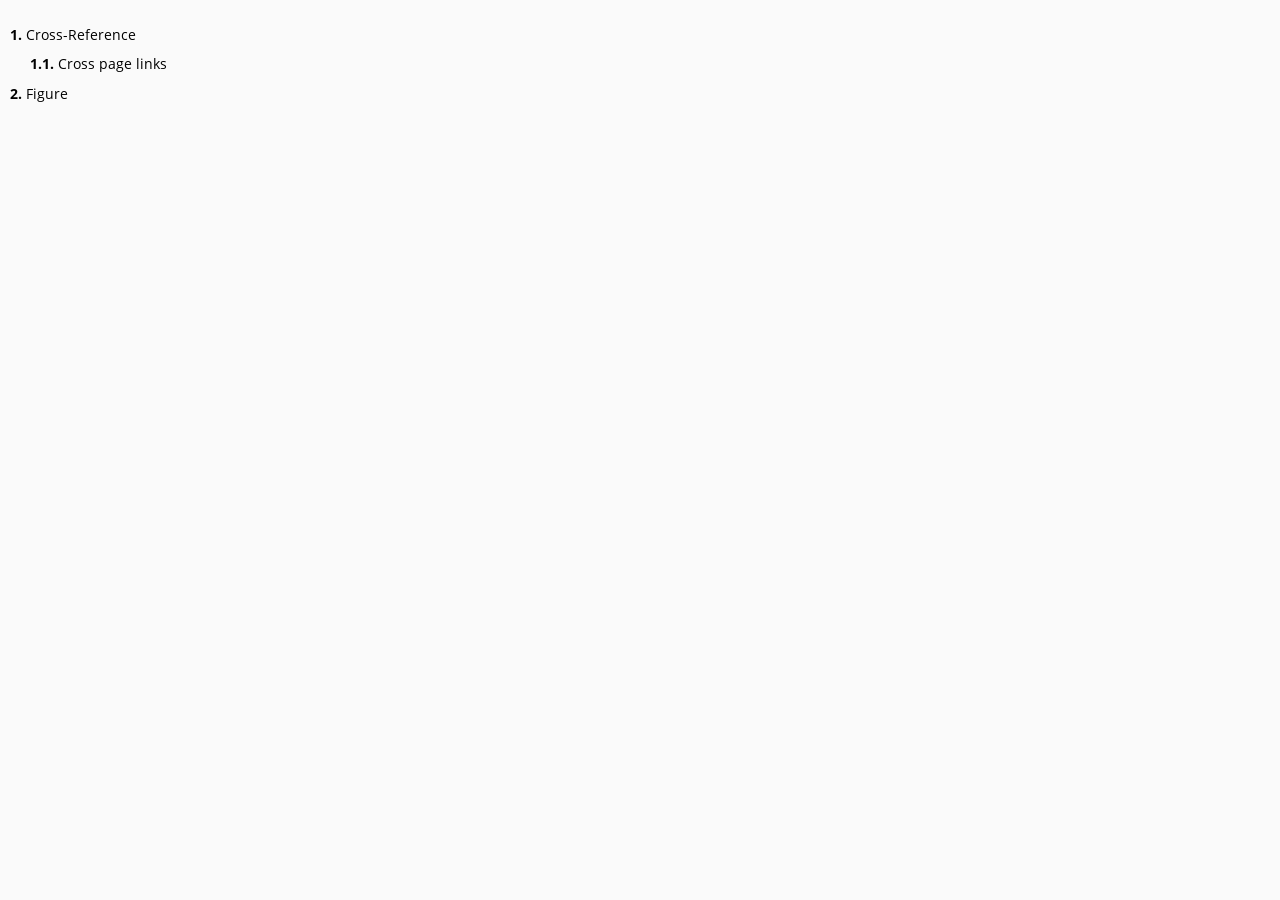
<file: toc.html>
<!DOCTYPE HTML>
<html lang="en" class="light" dir="ltr">
    <head>
        <!-- sidebar iframe generated using mdBook

        This is a frame, and not included directly in the page, to control the total size of the
        book. The TOC contains an entry for each page, so if each page includes a copy of the TOC,
        the total size of the page becomes O(n**2).

        The frame is only used as a fallback when JS is turned off. When it's on, the sidebar is
        instead added to the main page by `toc.js` instead. The JavaScript mode is better
        because, when running in a `file:///` URL, the iframed page would not be Same-Origin as
        the rest of the page, so the sidebar and the main page theme would fall out of sync.
        -->
        <meta charset="UTF-8">
        <meta name="robots" content="noindex">
        <!-- Custom HTML head -->
        <meta name="viewport" content="width=device-width, initial-scale=1">
        <meta name="theme-color" content="#ffffff">
        <link rel="stylesheet" href="css/variables-8adf115d.css">
        <link rel="stylesheet" href="css/general-2459343d.css">
        <link rel="stylesheet" href="css/chrome-ae938929.css">
        <link rel="stylesheet" href="css/print-9e4910d8.css" media="print">
        <!-- Fonts -->
        <link rel="stylesheet" href="fonts/fonts-9644e21d.css">
        <!-- Custom theme stylesheets -->
        <link rel="stylesheet" href="style-bbf56e09.css">
    </head>
    <body class="sidebar-iframe-inner">
        <ol class="chapter"><li class="chapter-item expanded "><span class="chapter-link-wrapper"><a href="crossref.html" target="_parent"><strong aria-hidden="true">1.</strong> Cross-Reference</a></span><ol class="section"><li class="chapter-item expanded "><span class="chapter-link-wrapper"><a href="cross_page.html" target="_parent"><strong aria-hidden="true">1.1.</strong> Cross page links</a></span></li></ol><li class="chapter-item expanded "><span class="chapter-link-wrapper"><a href="figure.html" target="_parent"><strong aria-hidden="true">2.</strong> Figure</a></span></li></ol>
    </body>
</html>
</file>
<file: css/variables-8adf115d.css>
/* Globals */

:root {
    --sidebar-target-width: 300px;
    --sidebar-width: min(var(--sidebar-target-width), 80vw);
    --sidebar-resize-indicator-width: 8px;
    --sidebar-resize-indicator-space: 2px;
    --page-padding: 15px;
    --content-max-width: 750px;
    --menu-bar-height: 50px;
    --mono-font: "Source Code Pro", Consolas, "Ubuntu Mono", Menlo, "DejaVu Sans Mono", monospace, monospace;
    --code-font-size: 0.875em; /* please adjust the ace font size accordingly in editor.js */
    --searchbar-margin-block-start: 5px;
}

/* Themes */

.ayu {
    --bg: hsl(210, 25%, 8%);
    --fg: #c5c5c5;

    --sidebar-bg: #14191f;
    --sidebar-fg: #c8c9db;
    --sidebar-non-existant: #5c6773;
    --sidebar-active: #ffb454;
    --sidebar-spacer: #2d334f;

    --scrollbar: var(--sidebar-fg);

    --icons: #737480;
    --icons-hover: #b7b9cc;

    --links: #0096cf;

    --inline-code-color: #ffb454;

    --theme-popup-bg: #14191f;
    --theme-popup-border: #5c6773;
    --theme-hover: #191f26;

    --quote-bg: hsl(226, 15%, 17%);
    --quote-border: hsl(226, 15%, 22%);

    --warning-border: #ff8e00;

    --table-border-color: hsl(210, 25%, 13%);
    --table-header-bg: hsl(210, 25%, 28%);
    --table-alternate-bg: hsl(210, 25%, 11%);

    --searchbar-border-color: #848484;
    --searchbar-bg: #424242;
    --searchbar-fg: #fff;
    --searchbar-shadow-color: #d4c89f;
    --searchresults-header-fg: #666;
    --searchresults-border-color: #888;
    --searchresults-li-bg: #252932;
    --search-mark-bg: #e3b171;

    --color-scheme: dark;

    /* Same as `--icons` */
    --copy-button-filter: invert(45%) sepia(6%) saturate(621%) hue-rotate(198deg) brightness(99%) contrast(85%);
    /* Same as `--sidebar-active` */
    --copy-button-filter-hover: invert(68%) sepia(55%) saturate(531%) hue-rotate(341deg) brightness(104%) contrast(101%);

    --footnote-highlight: #2668a6;

    --overlay-bg: rgba(33, 40, 48, 0.4);

    --blockquote-note-color: #74b9ff;
    --blockquote-tip-color: #09ca09;
    --blockquote-important-color: #d3abff;
    --blockquote-warning-color: #f0b72f;
    --blockquote-caution-color: #f21424;

    --sidebar-header-border-color: #c18639;
}

.coal {
    --bg: hsl(200, 7%, 8%);
    --fg: #98a3ad;

    --sidebar-bg: #292c2f;
    --sidebar-fg: #a1adb8;
    --sidebar-non-existant: #505254;
    --sidebar-active: #3473ad;
    --sidebar-spacer: #393939;

    --scrollbar: var(--sidebar-fg);

    --icons: #43484d;
    --icons-hover: #b3c0cc;

    --links: #2b79a2;

    --inline-code-color: #c5c8c6;

    --theme-popup-bg: #141617;
    --theme-popup-border: #43484d;
    --theme-hover: #1f2124;

    --quote-bg: hsl(234, 21%, 18%);
    --quote-border: hsl(234, 21%, 23%);

    --warning-border: #ff8e00;

    --table-border-color: hsl(200, 7%, 13%);
    --table-header-bg: hsl(200, 7%, 28%);
    --table-alternate-bg: hsl(200, 7%, 11%);

    --searchbar-border-color: #aaa;
    --searchbar-bg: #b7b7b7;
    --searchbar-fg: #000;
    --searchbar-shadow-color: #aaa;
    --searchresults-header-fg: #666;
    --searchresults-border-color: #98a3ad;
    --searchresults-li-bg: #2b2b2f;
    --search-mark-bg: #355c7d;

    --color-scheme: dark;

    /* Same as `--icons` */
    --copy-button-filter: invert(26%) sepia(8%) saturate(575%) hue-rotate(169deg) brightness(87%) contrast(82%);
    /* Same as `--sidebar-active` */
    --copy-button-filter-hover: invert(36%) sepia(70%) saturate(503%) hue-rotate(167deg) brightness(98%) contrast(89%);

    --footnote-highlight: #4079ae;

    --overlay-bg: rgba(33, 40, 48, 0.4);

    --blockquote-note-color: #4493f8;
    --blockquote-tip-color: #08ae08;
    --blockquote-important-color: #ab7df8;
    --blockquote-warning-color: #d29922;
    --blockquote-caution-color: #d91b29;

    --sidebar-header-border-color: #3473ad;
}

.light, html:not(.js) {
    --bg: hsl(0, 0%, 100%);
    --fg: hsl(0, 0%, 0%);

    --sidebar-bg: #fafafa;
    --sidebar-fg: hsl(0, 0%, 0%);
    --sidebar-non-existant: #aaaaaa;
    --sidebar-active: #1f1fff;
    --sidebar-spacer: #f4f4f4;

    --scrollbar: #8F8F8F;

    --icons: #747474;
    --icons-hover: #000000;

    --links: #20609f;

    --inline-code-color: #301900;

    --theme-popup-bg: #fafafa;
    --theme-popup-border: #cccccc;
    --theme-hover: #e6e6e6;

    --quote-bg: hsl(197, 37%, 96%);
    --quote-border: hsl(197, 37%, 91%);

    --warning-border: #ff8e00;

    --table-border-color: hsl(0, 0%, 95%);
    --table-header-bg: hsl(0, 0%, 80%);
    --table-alternate-bg: hsl(0, 0%, 97%);

    --searchbar-border-color: #aaa;
    --searchbar-bg: #fafafa;
    --searchbar-fg: #000;
    --searchbar-shadow-color: #aaa;
    --searchresults-header-fg: #666;
    --searchresults-border-color: #888;
    --searchresults-li-bg: #e4f2fe;
    --search-mark-bg: #a2cff5;

    --color-scheme: light;

    /* Same as `--icons` */
    --copy-button-filter: invert(45.49%);
    /* Same as `--sidebar-active` */
    --copy-button-filter-hover: invert(14%) sepia(93%) saturate(4250%) hue-rotate(243deg) brightness(99%) contrast(130%);

    --footnote-highlight: #7e7eff;

    --overlay-bg: rgba(200, 200, 205, 0.4);

    --blockquote-note-color: #0969da;
    --blockquote-tip-color: #008000;
    --blockquote-important-color: #8250df;
    --blockquote-warning-color: #9a6700;
    --blockquote-caution-color: #b52731;

    --sidebar-header-border-color: #6e6edb;
}

.navy {
    --bg: hsl(226, 23%, 11%);
    --fg: #bcbdd0;

    --sidebar-bg: #282d3f;
    --sidebar-fg: #c8c9db;
    --sidebar-non-existant: #505274;
    --sidebar-active: #2b79a2;
    --sidebar-spacer: #2d334f;

    --scrollbar: var(--sidebar-fg);

    --icons: #737480;
    --icons-hover: #b7b9cc;

    --links: #2b79a2;

    --inline-code-color: #c5c8c6;

    --theme-popup-bg: #161923;
    --theme-popup-border: #737480;
    --theme-hover: #282e40;

    --quote-bg: hsl(226, 15%, 17%);
    --quote-border: hsl(226, 15%, 22%);

    --warning-border: #ff8e00;

    --table-border-color: hsl(226, 23%, 16%);
    --table-header-bg: hsl(226, 23%, 31%);
    --table-alternate-bg: hsl(226, 23%, 14%);

    --searchbar-border-color: #aaa;
    --searchbar-bg: #aeaec6;
    --searchbar-fg: #000;
    --searchbar-shadow-color: #aaa;
    --searchresults-header-fg: #5f5f71;
    --searchresults-border-color: #5c5c68;
    --searchresults-li-bg: #242430;
    --search-mark-bg: #a2cff5;

    --color-scheme: dark;

    /* Same as `--icons` */
    --copy-button-filter: invert(51%) sepia(10%) saturate(393%) hue-rotate(198deg) brightness(86%) contrast(87%);
    /* Same as `--sidebar-active` */
    --copy-button-filter-hover: invert(46%) sepia(20%) saturate(1537%) hue-rotate(156deg) brightness(85%) contrast(90%);

    --footnote-highlight: #4079ae;

    --overlay-bg: rgba(33, 40, 48, 0.4);

    --blockquote-note-color: #4493f8;
    --blockquote-tip-color: #09ca09;
    --blockquote-important-color: #ab7df8;
    --blockquote-warning-color: #d29922;
    --blockquote-caution-color: #f21424;

    --sidebar-header-border-color: #2f6ab5;
}

.rust {
    --bg: hsl(60, 9%, 87%);
    --fg: #262625;

    --sidebar-bg: #3b2e2a;
    --sidebar-fg: #c8c9db;
    --sidebar-non-existant: #505254;
    --sidebar-active: #e69f67;
    --sidebar-spacer: #45373a;

    --scrollbar: var(--sidebar-fg);

    --icons: #737480;
    --icons-hover: #262625;

    --links: #2b79a2;

    --inline-code-color: #6e6b5e;

    --theme-popup-bg: #e1e1db;
    --theme-popup-border: #b38f6b;
    --theme-hover: #99908a;

    --quote-bg: hsl(60, 5%, 75%);
    --quote-border: hsl(60, 5%, 70%);

    --warning-border: #ff8e00;

    --table-border-color: hsl(60, 9%, 82%);
    --table-header-bg: #b3a497;
    --table-alternate-bg: hsl(60, 9%, 84%);

    --searchbar-border-color: #aaa;
    --searchbar-bg: #fafafa;
    --searchbar-fg: #000;
    --searchbar-shadow-color: #aaa;
    --searchresults-header-fg: #666;
    --searchresults-border-color: #888;
    --searchresults-li-bg: #dec2a2;
    --search-mark-bg: #e69f67;

    /* Same as `--icons` */
    --copy-button-filter: invert(51%) sepia(10%) saturate(393%) hue-rotate(198deg) brightness(86%) contrast(87%);
    /* Same as `--sidebar-active` */
    --copy-button-filter-hover: invert(77%) sepia(16%) saturate(1798%) hue-rotate(328deg) brightness(98%) contrast(83%);

    --footnote-highlight: #d3a17a;

    --overlay-bg: rgba(150, 150, 150, 0.25);

    --blockquote-note-color: #023b95;
    --blockquote-tip-color: #007700;
    --blockquote-important-color: #8250df;
    --blockquote-warning-color: #603700;
    --blockquote-caution-color: #aa1721;

    --sidebar-header-border-color: #8c391f;
}

@media (prefers-color-scheme: dark) {
    html:not(.js) {
        --bg: hsl(200, 7%, 8%);
        --fg: #98a3ad;

        --sidebar-bg: #292c2f;
        --sidebar-fg: #a1adb8;
        --sidebar-non-existant: #505254;
        --sidebar-active: #3473ad;
        --sidebar-spacer: #393939;

        --scrollbar: var(--sidebar-fg);

        --icons: #43484d;
        --icons-hover: #b3c0cc;

        --links: #2b79a2;

        --inline-code-color: #c5c8c6;

        --theme-popup-bg: #141617;
        --theme-popup-border: #43484d;
        --theme-hover: #1f2124;

        --quote-bg: hsl(234, 21%, 18%);
        --quote-border: hsl(234, 21%, 23%);

        --warning-border: #ff8e00;

        --table-border-color: hsl(200, 7%, 13%);
        --table-header-bg: hsl(200, 7%, 28%);
        --table-alternate-bg: hsl(200, 7%, 11%);

        --searchbar-border-color: #aaa;
        --searchbar-bg: #b7b7b7;
        --searchbar-fg: #000;
        --searchbar-shadow-color: #aaa;
        --searchresults-header-fg: #666;
        --searchresults-border-color: #98a3ad;
        --searchresults-li-bg: #2b2b2f;
        --search-mark-bg: #355c7d;

        --color-scheme: dark;

        /* Same as `--icons` */
        --copy-button-filter: invert(26%) sepia(8%) saturate(575%) hue-rotate(169deg) brightness(87%) contrast(82%);
        /* Same as `--sidebar-active` */
        --copy-button-filter-hover: invert(36%) sepia(70%) saturate(503%) hue-rotate(167deg) brightness(98%) contrast(89%);

        --footnote-highlight: #4079ae;

        --overlay-bg: rgba(33, 40, 48, 0.4);

        --blockquote-note-color: #4493f8;
        --blockquote-tip-color: #08ae08;
        --blockquote-important-color: #ab7df8;
        --blockquote-warning-color: #d29922;
        --blockquote-caution-color: #d91b29;

        --sidebar-header-border-color: #3473ad;
    }
}
</file>
<file: css/general-2459343d.css>
/* Base styles and content styles */

:root {
    /* Browser default font-size is 16px, this way 1 rem = 10px */
    font-size: 62.5%;
    color-scheme: var(--color-scheme);
}

html {
    font-family: "Open Sans", sans-serif;
    color: var(--fg);
    background-color: var(--bg);
    text-size-adjust: none;
    -webkit-text-size-adjust: none;
}

body {
    margin: 0;
    font-size: 1.6rem;
    overflow-x: hidden;
}

code {
    font-family: var(--mono-font) !important;
    font-size: var(--code-font-size);
    direction: ltr !important;
}

/* make long words/inline code not x overflow */
main {
    overflow-wrap: break-word;
}

/* make wide tables scroll if they overflow */
.table-wrapper {
    overflow-x: auto;
}

/* Don't change font size in headers. */
h1 code, h2 code, h3 code, h4 code, h5 code, h6 code {
    font-size: unset;
}

.left { float: left; }
.right { float: right; }
.boring { opacity: 0.6; }
.hide-boring .boring { display: none; }
.hidden { display: none !important; }

h2, h3 { margin-block-start: 2.5em; }
h4, h5 { margin-block-start: 2em; }

.header + .header h3,
.header + .header h4,
.header + .header h5 {
    margin-block-start: 1em;
}

h1:target::before,
h2:target::before,
h3:target::before,
h4:target::before,
h5:target::before,
h6:target::before,
dt:target::before {
    display: inline-block;
    content: "»";
    margin-inline-start: -30px;
    width: 30px;
}

/* This is broken on Safari as of version 14, but is fixed
   in Safari Technology Preview 117 which I think will be Safari 14.2.
   https://bugs.webkit.org/show_bug.cgi?id=218076
*/
:target {
    /* Safari does not support logical properties */
    scroll-margin-top: calc(var(--menu-bar-height) + 0.5em);
}

.page {
    outline: 0;
    padding: 0 var(--page-padding);
    margin-block-start: calc(0px - var(--menu-bar-height)); /* Compensate for the #mdbook-menu-bar-hover-placeholder */
}
.page-wrapper {
    box-sizing: border-box;
    background-color: var(--bg);
}
html:not(.js) .page-wrapper,
.js:not(.sidebar-resizing) .page-wrapper {
    transition: margin-left 0.3s ease, transform 0.3s ease; /* Animation: slide away */
}
[dir=rtl]:not(.js) .page-wrapper,
[dir=rtl].js:not(.sidebar-resizing) .page-wrapper {
    transition: margin-right 0.3s ease, transform 0.3s ease; /* Animation: slide away */
}

.content {
    overflow-y: auto;
    padding: 0 5px 50px 5px;
}
.content main {
    margin-inline-start: auto;
    margin-inline-end: auto;
    max-width: var(--content-max-width);
}
.content p { line-height: 1.45em; }
.content ol { line-height: 1.45em; }
.content ul { line-height: 1.45em; }
.content a { text-decoration: none; }
.content a:hover { text-decoration: underline; }
.content img, .content video { max-width: 100%; }
.content .header:link,
.content .header:visited {
    color: var(--fg);
}
.content .header:link,
.content .header:visited:hover {
    text-decoration: none;
}

table {
    margin: 0 auto;
    border-collapse: collapse;
}
table td {
    padding: 3px 20px;
    border: 1px var(--table-border-color) solid;
}
table thead {
    background: var(--table-header-bg);
}
table thead td {
    font-weight: 700;
    border: none;
}
table thead th {
    padding: 3px 20px;
}
table thead tr {
    border: 1px var(--table-header-bg) solid;
}
/* Alternate background colors for rows */
table tbody tr:nth-child(2n) {
    background: var(--table-alternate-bg);
}


blockquote {
    margin: 20px 0;
    padding: 0 20px;
    color: var(--fg);
    background-color: var(--quote-bg);
    border-block-start: .1em solid var(--quote-border);
    border-block-end: .1em solid var(--quote-border);
}

/* TODO: Remove .warning in a future version of mdbook, it is replaced by
blockquote tags. */
.warning {
    margin: 20px;
    padding: 0 20px;
    border-inline-start: 2px solid var(--warning-border);
}

.warning:before {
    position: absolute;
    width: 3rem;
    height: 3rem;
    margin-inline-start: calc(-1.5rem - 21px);
    content: "ⓘ";
    text-align: center;
    background-color: var(--bg);
    color: var(--warning-border);
    font-weight: bold;
    font-size: 2rem;
}

blockquote .warning:before {
    background-color: var(--quote-bg);
}

kbd {
    background-color: var(--table-border-color);
    border-radius: 4px;
    border: solid 1px var(--theme-popup-border);
    box-shadow: inset 0 -1px 0 var(--theme-hover);
    display: inline-block;
    font-size: var(--code-font-size);
    font-family: var(--mono-font);
    line-height: 10px;
    padding: 4px 5px;
    vertical-align: middle;
}

sup {
    /* Set the line-height for superscript and footnote references so that there
       isn't an awkward space appearing above lines that contain the footnote.

       See https://github.com/rust-lang/mdBook/pull/2443#discussion_r1813773583
       for an explanation.
    */
    line-height: 0;
}

.footnote-definition {
    font-size: 0.9em;
}
/* The default spacing for a list is a little too large. */
.footnote-definition ul,
.footnote-definition ol {
    padding-left: 20px;
}
.footnote-definition > li {
    /* Required to position the ::before target */
    position: relative;
}
.footnote-definition > li:target {
    scroll-margin-top: 50vh;
}
.footnote-reference:target {
    scroll-margin-top: 50vh;
}
/* Draws a border around the footnote (including the marker) when it is selected.
   TODO: If there are multiple linkbacks, highlight which one you just came
   from so you know which one to click.
*/
.footnote-definition > li:target::before {
    border: 2px solid var(--footnote-highlight);
    border-radius: 6px;
    position: absolute;
    top: -8px;
    right: -8px;
    bottom: -8px;
    left: -32px;
    pointer-events: none;
    content: "";
}
/* Pulses the footnote reference so you can quickly see where you left off reading.
   This could use some improvement.
*/
@media not (prefers-reduced-motion) {
    .footnote-reference:target  {
        animation: fn-highlight 0.8s;
        border-radius: 2px;
    }

    @keyframes fn-highlight {
        from {
            background-color: var(--footnote-highlight);
        }
    }
}

.tooltiptext {
    position: absolute;
    visibility: hidden;
    color: #fff;
    background-color: #333;
    transform: translateX(-50%); /* Center by moving tooltip 50% of its width left */
    left: -8px; /* Half of the width of the icon */
    top: -35px;
    font-size: 0.8em;
    text-align: center;
    border-radius: 6px;
    padding: 5px 8px;
    margin: 5px;
    z-index: 1000;
}
.tooltipped .tooltiptext {
    visibility: visible;
}

.chapter li.part-title {
    color: var(--sidebar-fg);
    margin: 5px 0px;
    font-weight: bold;
}

.result-no-output {
    font-style: italic;
}

.fa-svg svg {
    width: 1em;
    height: 1em;
    fill: currentColor;
    margin-bottom: -0.1em;
}

dt {
    font-weight: bold;
    margin-top: 0.5em;
    margin-bottom: 0.1em;
}

/* This uses a CSS counter to add numbers to definitions, but only if there is
 more than one definition. */
dl, dt {
    counter-reset: dd-counter;
}

/* When there is more than one definition, increment the counter. The first
selector selects the first definition, and the second one selects definitions
2 and beyond.*/
dd:has(+ dd), dd + dd {
    counter-increment: dd-counter;
    /* Use flex display to help with positioning the numbers when there is a p
    tag inside the definition. */
    display: flex;
    align-items: flex-start;
}

/* Shows the counter for definitions. The first selector selects the first
definition, and the second one selections definitions 2 and beyond.*/
dd:has(+ dd)::before, dd + dd::before  {
    content: counter(dd-counter) ". ";
    font-weight: 600;
    display: inline-block;
    margin-right: 0.5em;
}

dd > p {
    /* For loose definitions that have a p tag inside, don't add a bunch of
    space before the definition. */
    margin-top: 0;
}

/* Remove some excess space from the bottom. */
.blockquote-tag p:last-child {
    margin-bottom: 2px;
}

.blockquote-tag {
    /* Add some padding to make the vertical bar a little taller than the text.*/
    padding: 2px 0px 2px 20px;
    /* Add a solid color bar on the left side. */
    border-inline-start-style: solid;
    border-inline-start-width: 4px;
    /* Disable the background color from normal blockquotes . */
    background-color: inherit;
    /* Disable border blocks from blockquotes. */
    border-block-start: none;
    border-block-end: none;
}

.blockquote-tag-title svg {
    fill: currentColor;
    /* Add space between the icon and the title. */
    margin-right: 8px;
}

.blockquote-tag-note {
    border-inline-start-color: var(--blockquote-note-color);
}

.blockquote-tag-tip {
    border-inline-start-color: var(--blockquote-tip-color);
}

.blockquote-tag-important {
    border-inline-start-color: var(--blockquote-important-color);
}

.blockquote-tag-warning {
    border-inline-start-color: var(--blockquote-warning-color);
}

.blockquote-tag-caution {
    border-inline-start-color: var(--blockquote-caution-color);
}

.blockquote-tag-note .blockquote-tag-title {
    color: var(--blockquote-note-color);
}

.blockquote-tag-tip .blockquote-tag-title {
    color: var(--blockquote-tip-color);
}

.blockquote-tag-important .blockquote-tag-title {
    color: var(--blockquote-important-color);
}

.blockquote-tag-warning .blockquote-tag-title {
    color: var(--blockquote-warning-color);
}

.blockquote-tag-caution .blockquote-tag-title {
    color: var(--blockquote-caution-color);
}

.blockquote-tag-title {
    /* Slightly increase the weight for more emphasis. */
    font-weight: 600;
    /* Vertically center the icon with the text. */
    display: flex;
    align-items: center;
    /* Remove default large margins for a more compact display. */
    margin: 2px 0 8px 0;
}

.blockquote-tag-title .fa-svg {
    fill: currentColor;
    /* Add some space between the icon and the text. */
    margin-right: 8px;
}
</file>
<file: css/chrome-ae938929.css>
/* CSS for UI elements (a.k.a. chrome) */

html {
    scrollbar-color: var(--scrollbar) transparent;
}
#mdbook-searchresults a,
.content a:link,
a:visited,
a > .hljs {
    color: var(--links);
}

/*
    mdbook-body-container is necessary because mobile browsers don't seem to like
    overflow-x on the body tag when there is a <meta name="viewport"> tag.
*/
#mdbook-body-container {
    /*
        This is used when the sidebar pushes the body content off the side of
        the screen on small screens. Without it, dragging on mobile Safari
        will want to reposition the viewport in a weird way.
    */
    overflow-x: clip;
}

/* Menu Bar */

#mdbook-menu-bar,
#mdbook-menu-bar-hover-placeholder {
    z-index: 101;
    margin: auto calc(0px - var(--page-padding));
}
#mdbook-menu-bar {
    position: relative;
    display: flex;
    flex-wrap: wrap;
    background-color: var(--bg);
    border-block-end-color: var(--bg);
    border-block-end-width: 1px;
    border-block-end-style: solid;
}
#mdbook-menu-bar.sticky,
#mdbook-menu-bar-hover-placeholder:hover + #mdbook-menu-bar,
#mdbook-menu-bar:hover,
html.sidebar-visible #mdbook-menu-bar {
    position: -webkit-sticky;
    position: sticky;
    top: 0 !important;
}
#mdbook-menu-bar-hover-placeholder {
    position: sticky;
    position: -webkit-sticky;
    top: 0;
    height: var(--menu-bar-height);
}
#mdbook-menu-bar.bordered {
    border-block-end-color: var(--table-border-color);
}
#mdbook-menu-bar .fa-svg, #mdbook-menu-bar .icon-button {
    position: relative;
    padding: 0 8px;
    z-index: 10;
    line-height: var(--menu-bar-height);
    cursor: pointer;
    transition: color 0.5s;
}
@media only screen and (max-width: 420px) {
    #mdbook-menu-bar .fa-svg, #mdbook-menu-bar .icon-button {
        padding: 0 5px;
    }
}

.icon-button {
    border: none;
    background: none;
    padding: 0;
    color: inherit;
}
.icon-button .fa-svg {
    margin: 0;
}

.right-buttons {
    margin: 0 15px;
}
.right-buttons a {
    text-decoration: none;
}

.left-buttons {
    display: flex;
    margin: 0 5px;
}
html:not(.js) .left-buttons button {
    display: none;
}

.menu-title {
    display: inline-block;
    font-weight: 200;
    font-size: 2.4rem;
    line-height: var(--menu-bar-height);
    text-align: center;
    margin: 0;
    flex: 1;
    white-space: nowrap;
    overflow: hidden;
    text-overflow: ellipsis;
}
.menu-title {
    cursor: pointer;
}

.menu-bar,
.menu-bar:visited,
.nav-chapters,
.nav-chapters:visited,
.mobile-nav-chapters,
.mobile-nav-chapters:visited,
.menu-bar .icon-button,
.menu-bar a .fa-svg {
    color: var(--icons);
}

.menu-bar .fa-svg:hover,
.menu-bar .icon-button:hover,
.nav-chapters:hover,
.mobile-nav-chapters .fa-svg:hover {
    color: var(--icons-hover);
}

/* Nav Icons */

.nav-chapters {
    font-size: 2.5em;
    text-align: center;
    text-decoration: none;

    position: fixed;
    top: 0;
    bottom: 0;
    margin: 0;
    max-width: 150px;
    min-width: 90px;

    display: flex;
    justify-content: center;
    align-content: center;
    flex-direction: column;

    transition: color 0.5s, background-color 0.5s;
}

.nav-chapters:hover {
    text-decoration: none;
    background-color: var(--theme-hover);
    transition: background-color 0.15s, color 0.15s;
}

.nav-wrapper {
    margin-block-start: 50px;
    display: none;
}

.mobile-nav-chapters {
    font-size: 2.5em;
    text-align: center;
    text-decoration: none;
    width: 90px;
    border-radius: 5px;
    background-color: var(--sidebar-bg);
}

/* Only Firefox supports flow-relative values */
.previous { float: left; }
[dir=rtl] .previous { float: right; }

/* Only Firefox supports flow-relative values */
.next {
    float: right;
    right: var(--page-padding);
}
[dir=rtl] .next {
    float: left;
    right: unset;
    left: var(--page-padding);
}

@media only screen and (max-width: 1080px) {
    .nav-wide-wrapper { display: none; }
    .nav-wrapper { display: block; }
}

/* sidebar-visible */
@media only screen and (max-width: 1380px) {
    #mdbook-sidebar-toggle-anchor:checked ~ .page-wrapper .nav-wide-wrapper { display: none; }
    #mdbook-sidebar-toggle-anchor:checked ~ .page-wrapper .nav-wrapper { display: block; }
}

/* Inline code */

:not(pre) > .hljs {
    display: inline;
    padding: 0.1em 0.3em;
    border-radius: 3px;
}

:not(pre):not(a) > .hljs {
    color: var(--inline-code-color);
    overflow-x: initial;
}

a:hover > .hljs {
    text-decoration: underline;
}

pre {
    position: relative;
}
pre > .buttons {
    position: absolute;
    z-index: 100;
    right: 0px;
    top: 2px;
    margin: 0px;
    padding: 2px 0px;

    color: var(--sidebar-fg);
    cursor: pointer;
    visibility: hidden;
    opacity: 0;
    transition: visibility 0.1s linear, opacity 0.1s linear;
}
pre:hover > .buttons {
    visibility: visible;
    opacity: 1
}
pre > .buttons :hover {
    color: var(--sidebar-active);
    border-color: var(--icons-hover);
    background-color: var(--theme-hover);
}
pre > .buttons button {
    cursor: inherit;
    margin: 0px 5px;
    padding: 2px 3px 0px 4px;
    font-size: 23px;

    border-style: solid;
    border-width: 1px;
    border-radius: 4px;
    border-color: var(--icons);
    background-color: var(--theme-popup-bg);
    transition: 100ms;
    transition-property: color,border-color,background-color;
    color: var(--icons);
}

pre > .buttons button.clip-button {
    padding: 2px 4px 0px 6px;
}
pre > .buttons button.clip-button::before {
    /* clipboard image from octicons (https://github.com/primer/octicons/tree/v2.0.0) MIT license
     */
    content: url('data:image/svg+xml,<svg width="21" height="20" viewBox="0 0 24 25" \
xmlns="http://www.w3.org/2000/svg" aria-label="Copy to clipboard">\
<path d="M18 20h2v3c0 1-1 2-2 2H2c-.998 0-2-1-2-2V5c0-.911.755-1.667 1.667-1.667h5A3.323 3.323 0 \
0110 0a3.323 3.323 0 013.333 3.333h5C19.245 3.333 20 4.09 20 5v8.333h-2V9H2v14h16v-3zM3 \
7h14c0-.911-.793-1.667-1.75-1.667H13.5c-.957 0-1.75-.755-1.75-1.666C11.75 2.755 10.957 2 10 \
2s-1.75.755-1.75 1.667c0 .911-.793 1.666-1.75 1.666H4.75C3.793 5.333 3 6.09 3 7z"/>\
<path d="M4 19h6v2H4zM12 11H4v2h8zM4 17h4v-2H4zM15 15v-3l-4.5 4.5L15 21v-3l8.027-.032L23 15z"/>\
</svg>');
    filter: var(--copy-button-filter);
}
pre > .buttons button.clip-button:hover::before {
    filter: var(--copy-button-filter-hover);
}

@media (pointer: coarse) {
    pre > .buttons button {
        /* On mobile, make it easier to tap buttons. */
        padding: 0.3rem 1rem;
    }

    .sidebar-resize-indicator {
        /* Hide resize indicator on devices with limited accuracy */
        display: none;
    }
}
pre > code {
    display: block;
    padding: 1rem;
}

/* FIXME: ACE editors overlap their buttons because ACE does absolute
   positioning within the code block which breaks padding. The only solution I
   can think of is to move the padding to the outer pre tag (or insert a div
   wrapper), but that would require fixing a whole bunch of CSS rules.
*/
.hljs.ace_editor {
  padding: 0rem 0rem;
}

pre > .result {
    margin-block-start: 10px;
}

/* Search */

#mdbook-searchresults a {
    text-decoration: none;
}

mark {
    border-radius: 2px;
    padding-block-start: 0;
    padding-block-end: 1px;
    padding-inline-start: 3px;
    padding-inline-end: 3px;
    margin-block-start: 0;
    margin-block-end: -1px;
    margin-inline-start: -3px;
    margin-inline-end: -3px;
    background-color: var(--search-mark-bg);
    transition: background-color 300ms linear;
    cursor: pointer;
}

mark.fade-out {
    background-color: rgba(0,0,0,0) !important;
    cursor: auto;
}

.searchbar-outer {
    margin-inline-start: auto;
    margin-inline-end: auto;
    max-width: var(--content-max-width);
}

#mdbook-searchbar-outer.searching #mdbook-searchbar {
    padding-right: 30px;
}
#mdbook-searchbar-outer .spinner-wrapper {
    display: none;
}
#mdbook-searchbar-outer.searching .spinner-wrapper {
    display: block;
}

.search-wrapper {
    position: relative;
}

.spinner-wrapper {
    --spinner-margin: 2px;
    position: absolute;
    margin-block-start: calc(var(--searchbar-margin-block-start) + var(--spinner-margin));
    right: var(--spinner-margin);
    top: 0;
    bottom: var(--spinner-margin);
    padding: 6px;
    background-color: var(--bg);
}

#fa-spin {
    animation: rotating 2s linear infinite;
    display: inline-block;
}

@keyframes rotating {
    from {
        transform: rotate(0deg);
    }
    to {
        transform: rotate(360deg);
    }
}

#mdbook-searchbar {
    width: 100%;
    margin-block-start: var(--searchbar-margin-block-start);
    margin-block-end: 0;
    margin-inline-start: auto;
    margin-inline-end: auto;
    padding: 10px 16px;
    transition: box-shadow 300ms ease-in-out;
    border: 1px solid var(--searchbar-border-color);
    border-radius: 3px;
    background-color: var(--searchbar-bg);
    color: var(--searchbar-fg);
}
#mdbook-searchbar:focus,
#mdbook-searchbar.active {
    box-shadow: 0 0 3px var(--searchbar-shadow-color);
}

.searchresults-header {
    font-weight: bold;
    font-size: 1em;
    padding-block-start: 18px;
    padding-block-end: 0;
    padding-inline-start: 5px;
    padding-inline-end: 0;
    color: var(--searchresults-header-fg);
}

.searchresults-outer {
    margin-inline-start: auto;
    margin-inline-end: auto;
    max-width: var(--content-max-width);
    border-block-end: 1px dashed var(--searchresults-border-color);
}

ul#mdbook-searchresults {
    list-style: none;
    padding-inline-start: 20px;
}
ul#mdbook-searchresults li {
    margin: 10px 0px;
    padding: 2px;
    border-radius: 2px;
}
ul#mdbook-searchresults li.focus {
    background-color: var(--searchresults-li-bg);
}
ul#mdbook-searchresults span.teaser {
    display: block;
    clear: both;
    margin-block-start: 5px;
    margin-block-end: 0;
    margin-inline-start: 20px;
    margin-inline-end: 0;
    font-size: 0.8em;
}
ul#mdbook-searchresults span.teaser em {
    font-weight: bold;
    font-style: normal;
}

/* Sidebar */

.sidebar {
    position: fixed;
    left: 0;
    top: 0;
    bottom: 0;
    width: var(--sidebar-width);
    font-size: 0.875em;
    box-sizing: border-box;
    -webkit-overflow-scrolling: touch;
    overscroll-behavior-y: contain;
    background-color: var(--sidebar-bg);
    color: var(--sidebar-fg);
}
.sidebar-iframe-inner {
    --padding: 10px;

    background-color: var(--sidebar-bg);
    padding: var(--padding);
    margin: 0;
    font-size: 1.4rem;
    color: var(--sidebar-fg);
    min-height: calc(100vh - var(--padding) * 2);
}
.sidebar-iframe-outer {
    border: none;
    height: 100%;
    position: absolute;
    top: 0;
    bottom: 0;
    left: 0;
    right: 0;
}
[dir=rtl] .sidebar { left: unset; right: 0; }
.sidebar-resizing {
    -moz-user-select: none;
    -webkit-user-select: none;
    -ms-user-select: none;
    user-select: none;
}
html:not(.sidebar-resizing) .sidebar {
    transition: transform 0.3s; /* Animation: slide away */
}
.sidebar code {
    line-height: 2em;
}
.sidebar .sidebar-scrollbox {
    overflow-y: auto;
    position: absolute;
    top: 0;
    bottom: 0;
    left: 0;
    right: 0;
    padding: 10px 10px;
}
.sidebar .sidebar-resize-handle {
    position: absolute;
    cursor: col-resize;
    width: 0;
    right: calc(var(--sidebar-resize-indicator-width) * -1);
    top: 0;
    bottom: 0;
    display: flex;
    align-items: center;
}

.sidebar-resize-handle .sidebar-resize-indicator {
    width: 100%;
    height: 16px;
    color: var(--icons);
    margin-inline-start: var(--sidebar-resize-indicator-space);
    display: flex;
    align-items: center;
    justify-content: flex-start;
}
.sidebar-resize-handle .sidebar-resize-indicator::before {
    content: "";
    width: 2px;
    height: 12px;
    border-left: dotted 2px currentColor;
}
.sidebar-resize-handle .sidebar-resize-indicator::after {
    content: "";
    width: 2px;
    height: 16px;
    border-left: dotted 2px currentColor;
}

[dir=rtl] .sidebar .sidebar-resize-handle {
    left: calc(var(--sidebar-resize-indicator-width) * -1);
    right: unset;
}
.js .sidebar .sidebar-resize-handle {
    cursor: col-resize;
    width: calc(var(--sidebar-resize-indicator-width) - var(--sidebar-resize-indicator-space));
}

html:not(.js) .sidebar-resize-handle {
    display: none;
}

/* sidebar-hidden */
#mdbook-sidebar-toggle-anchor:not(:checked) ~ .sidebar {
    transform: translateX(calc(0px - var(--sidebar-width) - var(--sidebar-resize-indicator-width)));
}
[dir=rtl] #mdbook-sidebar-toggle-anchor:not(:checked) ~ .sidebar {
    transform: translateX(calc(var(--sidebar-width) + var(--sidebar-resize-indicator-width)));
}
.sidebar::-webkit-scrollbar {
    background: var(--sidebar-bg);
}
.sidebar::-webkit-scrollbar-thumb {
    background: var(--scrollbar);
}

/* sidebar-visible */
#mdbook-sidebar-toggle-anchor:checked ~ .page-wrapper {
    transform: translateX(calc(var(--sidebar-width) + var(--sidebar-resize-indicator-width)));
}
[dir=rtl] #mdbook-sidebar-toggle-anchor:checked ~ .page-wrapper {
    transform: translateX(calc(0px - var(--sidebar-width) - var(--sidebar-resize-indicator-width)));
}
@media only screen and (min-width: 620px) {
    #mdbook-sidebar-toggle-anchor:checked ~ .page-wrapper {
        transform: none;
        margin-inline-start: calc(var(--sidebar-width) + var(--sidebar-resize-indicator-width));
    }
    [dir=rtl] #mdbook-sidebar-toggle-anchor:checked ~ .page-wrapper {
        transform: none;
    }
}

.chapter {
    list-style: none outside none;
    padding-inline-start: 0;
    line-height: 2.2em;
}

.chapter li {
    color: var(--sidebar-non-existant);
}

/* This is a span wrapping the chapter link and the fold chevron. */
.chapter-link-wrapper {
    /* Used to position the chevron to the right, allowing the text to wrap before it. */
    display: flex;
}

.chapter li a {
    /* Remove underlines. */
    text-decoration: none;
    color: var(--sidebar-fg);
}

.chapter li a:hover {
    color: var(--sidebar-active);
}

.chapter li a.active {
    color: var(--sidebar-active);
}

/* This is the toggle chevron. */
.chapter-fold-toggle {
    cursor: pointer;
    /* Positions the chevron to the side. */
    margin-inline-start: auto;
    padding: 0 10px;
    user-select: none;
    opacity: 0.68;
}

.chapter-fold-toggle div {
    transition: transform 0.5s;
}

/* collapse the section */
.chapter li:not(.expanded) > ol {
    display: none;
}

.chapter li.chapter-item {
    line-height: 1.5em;
    margin-block-start: 0.6em;
}

/* When expanded, rotate the chevron to point down. */
.chapter li.expanded > span > .chapter-fold-toggle div {
    transform: rotate(90deg);
}

.chapter a.current-header {
    color: var(--sidebar-active);
}

.on-this-page {
    margin-left: 22px;
    border-inline-start: 4px solid var(--sidebar-header-border-color);
    padding-left: 8px;
}

.on-this-page > ol {
    padding-left: 0;
}

/* Horizontal line in chapter list. */
.spacer {
    width: 100%;
    height: 3px;
    margin: 5px 0px;
}
.chapter .spacer {
    background-color: var(--sidebar-spacer);
}

/* On touch devices, add more vertical spacing to make it easier to tap links. */
@media (-moz-touch-enabled: 1), (pointer: coarse) {
    .chapter li a { padding: 5px 0; }
    .spacer { margin: 10px 0; }
}

.section {
    list-style: none outside none;
    padding-inline-start: 20px;
    line-height: 1.9em;
}

/* Theme Menu Popup */

.theme-popup {
    position: absolute;
    left: 10px;
    top: var(--menu-bar-height);
    z-index: 1000;
    border-radius: 4px;
    font-size: 0.7em;
    color: var(--fg);
    background: var(--theme-popup-bg);
    border: 1px solid var(--theme-popup-border);
    margin: 0;
    padding: 0;
    list-style: none;
    display: none;
    /* Don't let the children's background extend past the rounded corners. */
    overflow: hidden;
}
[dir=rtl] .theme-popup { left: unset;  right: 10px; }
.theme-popup .default {
    color: var(--icons);
}
.theme-popup .theme {
    width: 100%;
    border: 0;
    margin: 0;
    padding: 2px 20px;
    line-height: 25px;
    white-space: nowrap;
    text-align: start;
    cursor: pointer;
    color: inherit;
    background: inherit;
    font-size: inherit;
}
.theme-popup .theme:hover {
    background-color: var(--theme-hover);
}

.theme-selected::before {
    display: inline-block;
    content: "✓";
    margin-inline-start: -14px;
    width: 14px;
}

/* The container for the help popup that covers the whole window. */
#mdbook-help-container {
    /* Position and size for the whole window. */
    position: fixed;
    top: 0;
    left: 0;
    right: 0;
    bottom: 0;
    /* This uses flex layout (which is set in book.js), and centers the popup
       in the window.*/
    display: none;
    align-items: center;
    justify-content: center;
    z-index: 1000;
    /* Dim out the book while the popup is visible. */
    background: var(--overlay-bg);
}

/* The popup help box. */
#mdbook-help-popup {
    box-shadow: 0 4px 24px rgba(0,0,0,0.15);
    min-width: 300px;
    max-width: 500px;
    width: 100%;
    box-sizing: border-box;
    display: flex;
    flex-direction: column;
    align-items: center;
    background-color: var(--bg);
    color: var(--fg);
    border-width: 1px;
    border-color: var(--theme-popup-border);
    border-style: solid;
    border-radius: 8px;
    padding: 10px;
}

.mdbook-help-title {
    text-align: center;
    /* mdbook's margin for h2 is way too large. */
    margin: 10px;
}
</file>
<file: css/print-9e4910d8.css>
#mdbook-sidebar,
#mdbook-menu-bar,
.nav-chapters,
.mobile-nav-chapters {
    display: none;
}

#mdbook-page-wrapper.page-wrapper {
    transform: none !important;
    margin-inline-start: 0px;
    overflow-y: initial;
}

#mdbook-content {
    max-width: none;
    margin: 0;
    padding: 0;
}

.page {
    overflow-y: initial;
}

code {
    direction: ltr !important;
}

pre > .buttons {
    z-index: 2;
}

a, a:visited, a:active, a:hover {
    color: #4183c4;
    text-decoration: none;
}

h1, h2, h3, h4, h5, h6 {
    page-break-inside: avoid;
    page-break-after: avoid;
}

pre, code {
    page-break-inside: avoid;
    white-space: pre-wrap;
}

.fa {
    display: none !important;
}
</file>
<file: fonts/fonts-9644e21d.css>
/* Open Sans is licensed under the Apache License, Version 2.0. See http://www.apache.org/licenses/LICENSE-2.0 */
/* Source Code Pro is under the Open Font License. See https://scripts.sil.org/cms/scripts/page.php?site_id=nrsi&id=OFL */

/* open-sans-300 - latin_vietnamese_latin-ext_greek-ext_greek_cyrillic-ext_cyrillic */
@font-face {
  font-family: 'Open Sans';
  font-style: normal;
  font-weight: 300;
  src: local('Open Sans Light'), local('OpenSans-Light'),
       url('../fonts/open-sans-v17-all-charsets-300-7736aa35.woff2') format('woff2');
}

/* open-sans-300italic - latin_vietnamese_latin-ext_greek-ext_greek_cyrillic-ext_cyrillic */
@font-face {
  font-family: 'Open Sans';
  font-style: italic;
  font-weight: 300;
  src: local('Open Sans Light Italic'), local('OpenSans-LightItalic'),
       url('../fonts/open-sans-v17-all-charsets-300italic-2c7b95c0.woff2') format('woff2');
}

/* open-sans-regular - latin_vietnamese_latin-ext_greek-ext_greek_cyrillic-ext_cyrillic */
@font-face {
  font-family: 'Open Sans';
  font-style: normal;
  font-weight: 400;
  src: local('Open Sans Regular'), local('OpenSans-Regular'),
       url('../fonts/open-sans-v17-all-charsets-regular-2e3b1d34.woff2') format('woff2');
}

/* open-sans-italic - latin_vietnamese_latin-ext_greek-ext_greek_cyrillic-ext_cyrillic */
@font-face {
  font-family: 'Open Sans';
  font-style: italic;
  font-weight: 400;
  src: local('Open Sans Italic'), local('OpenSans-Italic'),
       url('../fonts/open-sans-v17-all-charsets-italic-6c9463f7.woff2') format('woff2');
}

/* open-sans-600 - latin_vietnamese_latin-ext_greek-ext_greek_cyrillic-ext_cyrillic */
@font-face {
  font-family: 'Open Sans';
  font-style: normal;
  font-weight: 600;
  src: local('Open Sans SemiBold'), local('OpenSans-SemiBold'),
       url('../fonts/open-sans-v17-all-charsets-600-486c6759.woff2') format('woff2');
}

/* open-sans-600italic - latin_vietnamese_latin-ext_greek-ext_greek_cyrillic-ext_cyrillic */
@font-face {
  font-family: 'Open Sans';
  font-style: italic;
  font-weight: 600;
  src: local('Open Sans SemiBold Italic'), local('OpenSans-SemiBoldItalic'),
       url('../fonts/open-sans-v17-all-charsets-600italic-1a3e8659.woff2') format('woff2');
}

/* open-sans-700 - latin_vietnamese_latin-ext_greek-ext_greek_cyrillic-ext_cyrillic */
@font-face {
  font-family: 'Open Sans';
  font-style: normal;
  font-weight: 700;
  src: local('Open Sans Bold'), local('OpenSans-Bold'),
       url('../fonts/open-sans-v17-all-charsets-700-c22fe8c7.woff2') format('woff2');
}

/* open-sans-700italic - latin_vietnamese_latin-ext_greek-ext_greek_cyrillic-ext_cyrillic */
@font-face {
  font-family: 'Open Sans';
  font-style: italic;
  font-weight: 700;
  src: local('Open Sans Bold Italic'), local('OpenSans-BoldItalic'),
       url('../fonts/open-sans-v17-all-charsets-700italic-238ae959.woff2') format('woff2');
}

/* open-sans-800 - latin_vietnamese_latin-ext_greek-ext_greek_cyrillic-ext_cyrillic */
@font-face {
  font-family: 'Open Sans';
  font-style: normal;
  font-weight: 800;
  src: local('Open Sans ExtraBold'), local('OpenSans-ExtraBold'),
       url('../fonts/open-sans-v17-all-charsets-800-3d2c812a.woff2') format('woff2');
}

/* open-sans-800italic - latin_vietnamese_latin-ext_greek-ext_greek_cyrillic-ext_cyrillic */
@font-face {
  font-family: 'Open Sans';
  font-style: italic;
  font-weight: 800;
  src: local('Open Sans ExtraBold Italic'), local('OpenSans-ExtraBoldItalic'),
       url('../fonts/open-sans-v17-all-charsets-800italic-ba1521ec.woff2') format('woff2');
}

/* source-code-pro-500 - latin_vietnamese_latin-ext_greek_cyrillic-ext_cyrillic */
@font-face {
  font-family: 'Source Code Pro';
  font-style: normal;
  font-weight: 500;
  src: url('../fonts/source-code-pro-v11-all-charsets-500-2bdd9410.woff2') format('woff2');
}
</file>
<file: highlight-493f70e1.css>
/*
 * An increased contrast highlighting scheme loosely based on the
 * "Base16 Atelier Dune Light" theme by Bram de Haan
 * (http://atelierbram.github.io/syntax-highlighting/atelier-schemes/dune)
 * Original Base16 color scheme by Chris Kempson
 * (https://github.com/chriskempson/base16)
 */

/* Comment */
.hljs-comment,
.hljs-quote {
  color: #575757;
}

/* Red */
.hljs-variable,
.hljs-template-variable,
.hljs-attribute,
.hljs-attr,
.hljs-tag,
.hljs-name,
.hljs-regexp,
.hljs-link,
.hljs-name,
.hljs-selector-id,
.hljs-selector-class {
  color: #d70025;
}

/* Orange */
.hljs-number,
.hljs-meta,
.hljs-built_in,
.hljs-builtin-name,
.hljs-literal,
.hljs-type,
.hljs-params {
  color: #b21e00;
}

/* Green */
.hljs-string,
.hljs-symbol,
.hljs-bullet {
  color: #008200;
}

/* Blue */
.hljs-title,
.hljs-section {
  color: #0030f2;
}

/* Purple */
.hljs-keyword,
.hljs-selector-tag {
  color: #9d00ec;
}

.hljs {
  display: block;
  overflow-x: auto;
  background: #f6f7f6;
  color: #000;
}

.hljs-emphasis {
  font-style: italic;
}

.hljs-strong {
  font-weight: bold;
}

.hljs-addition {
  color: #22863a;
  background-color: #f0fff4;
}

.hljs-deletion {
  color: #b31d28;
  background-color: #ffeef0;
}
</file>
<file: tomorrow-night-4c0ae647.css>
/* Tomorrow Night Theme */
/* https://github.com/jmblog/color-themes-for-highlightjs */
/* Original theme - https://github.com/chriskempson/tomorrow-theme */
/* https://github.com/jmblog/color-themes-for-highlightjs */

/* Tomorrow Comment */
.hljs-comment {
  color: #969896;
}

/* Tomorrow Red */
.hljs-variable,
.hljs-attribute,
.hljs-attr,
.hljs-tag,
.hljs-regexp,
.ruby .hljs-constant,
.xml .hljs-tag .hljs-title,
.xml .hljs-pi,
.xml .hljs-doctype,
.html .hljs-doctype,
.css .hljs-id,
.css .hljs-class,
.css .hljs-pseudo {
  color: #cc6666;
}

/* Tomorrow Orange */
.hljs-number,
.hljs-preprocessor,
.hljs-pragma,
.hljs-built_in,
.hljs-literal,
.hljs-params,
.hljs-constant {
  color: #de935f;
}

/* Tomorrow Yellow */
.ruby .hljs-class .hljs-title,
.css .hljs-rule .hljs-attribute {
  color: #f0c674;
}

/* Tomorrow Green */
.hljs-string,
.hljs-value,
.hljs-inheritance,
.hljs-header,
.hljs-name,
.ruby .hljs-symbol,
.xml .hljs-cdata {
  color: #b5bd68;
}

/* Tomorrow Aqua */
.hljs-title,
.hljs-section,
.css .hljs-hexcolor {
  color: #8abeb7;
}

/* Tomorrow Blue */
.hljs-function,
.python .hljs-decorator,
.python .hljs-title,
.ruby .hljs-function .hljs-title,
.ruby .hljs-title .hljs-keyword,
.perl .hljs-sub,
.javascript .hljs-title,
.coffeescript .hljs-title {
  color: #81a2be;
}

/* Tomorrow Purple */
.hljs-keyword,
.javascript .hljs-function {
  color: #b294bb;
}

.hljs {
  display: block;
  overflow-x: auto;
  background: #1d1f21;
  color: #c5c8c6;
}

.coffeescript .javascript,
.javascript .xml,
.tex .hljs-formula,
.xml .javascript,
.xml .vbscript,
.xml .css,
.xml .hljs-cdata {
  opacity: 0.5;
}

.hljs-addition {
  color: #718c00;
}

.hljs-deletion {
  color: #c82829;
}
</file>
<file: ayu-highlight-3fdfc3ac.css>
/*
Based off of the Ayu theme
Original by Dempfi (https://github.com/dempfi/ayu)
*/

.hljs {
  display: block;
  overflow-x: auto;
  background: #191f26;
  color: #e6e1cf;
}

.hljs-comment,
.hljs-quote {
  color: #5c6773;
}

.hljs-variable,
.hljs-template-variable,
.hljs-attribute,
.hljs-attr,
.hljs-regexp,
.hljs-link,
.hljs-selector-id,
.hljs-selector-class {
  color: #ff7733;
}

.hljs-number,
.hljs-meta,
.hljs-builtin-name,
.hljs-literal,
.hljs-type,
.hljs-params {
  color: #ffee99;
}

.hljs-string,
.hljs-bullet {
  color: #b8cc52;
}

.hljs-title,
.hljs-built_in,
.hljs-section {
  color: #ffb454;
}

.hljs-keyword,
.hljs-selector-tag,
.hljs-symbol {
  color: #ff7733;
}

.hljs-name {
    color: #36a3d9;
}

.hljs-tag {
    color: #00568d;
}

.hljs-emphasis {
  font-style: italic;
}

.hljs-strong {
  font-weight: bold;
}

.hljs-addition {
  color: #91b362;
}

.hljs-deletion {
  color: #d96c75;
}
</file>
<file: style-bbf56e09.css>
:target {
    text-decoration-line: underline;
    text-decoration-style: dotted;
}

.figure-footer {
    text-align: center;
}
</file>
